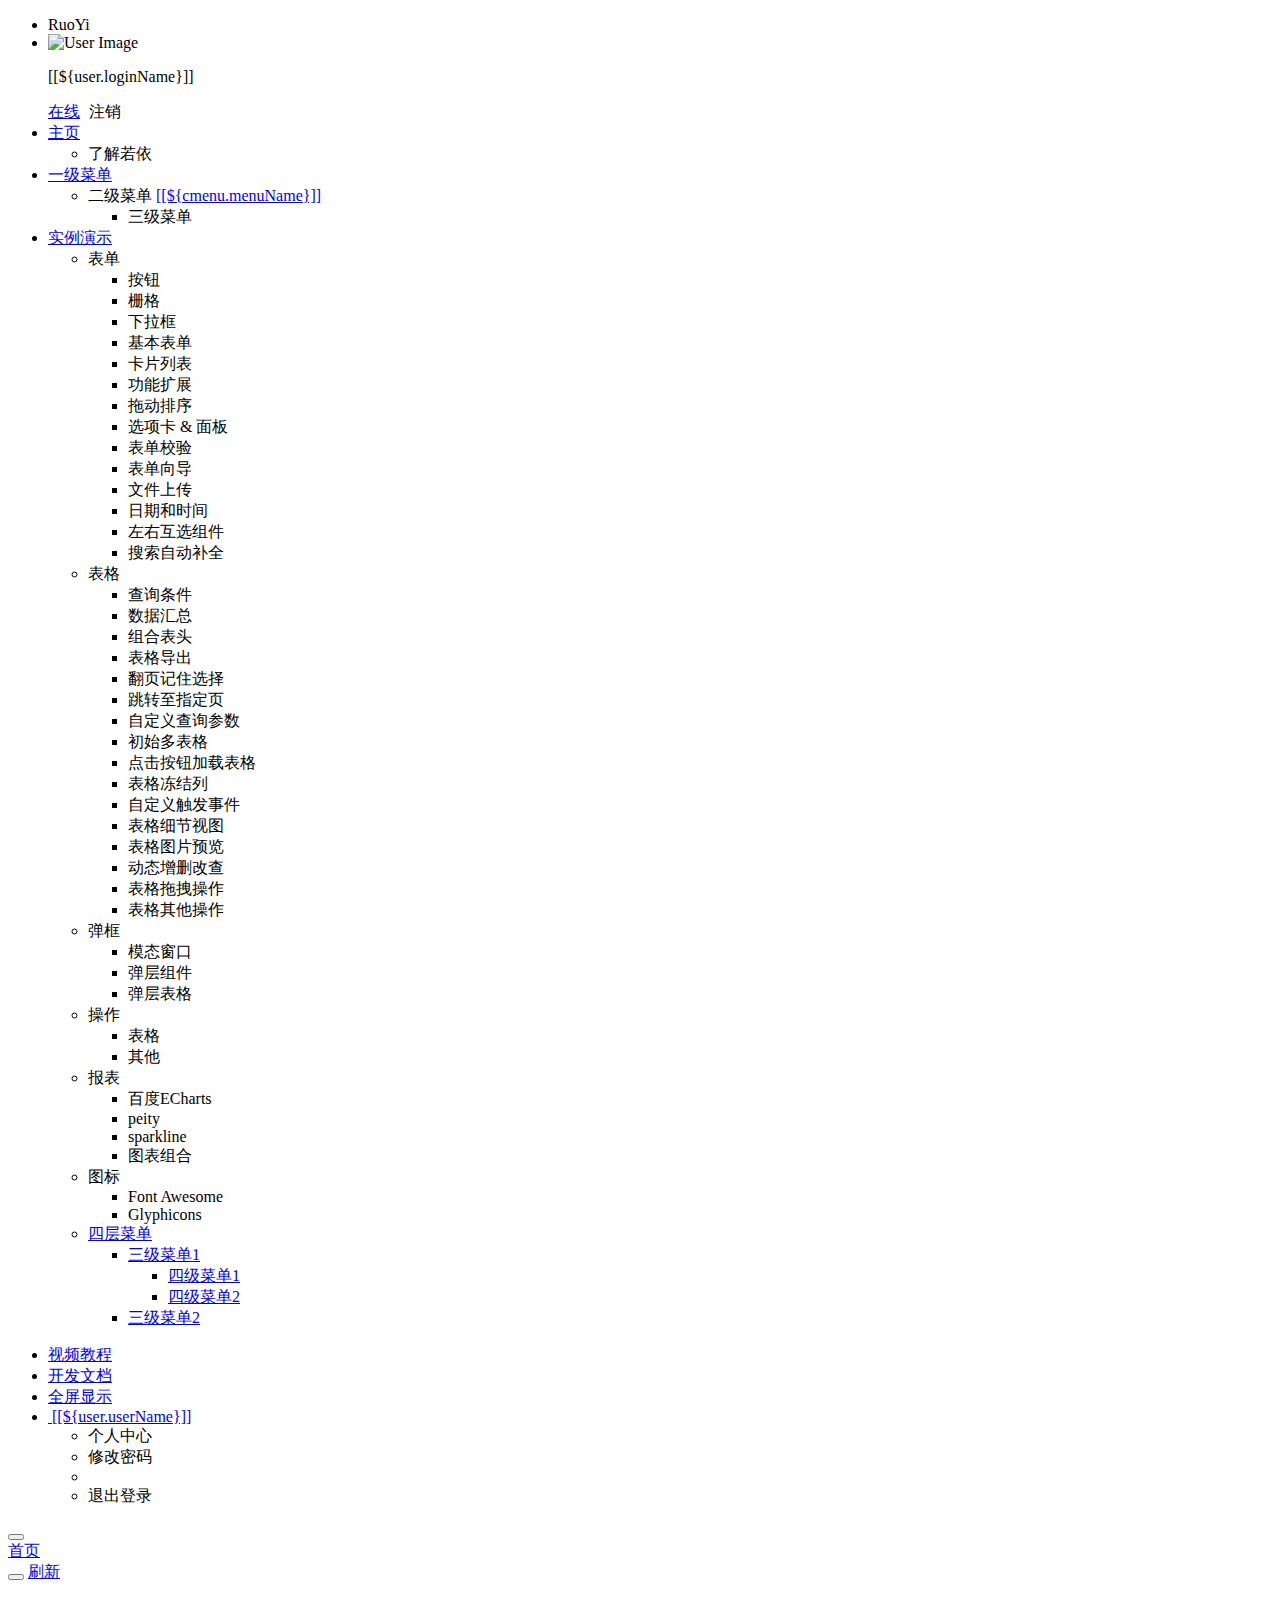
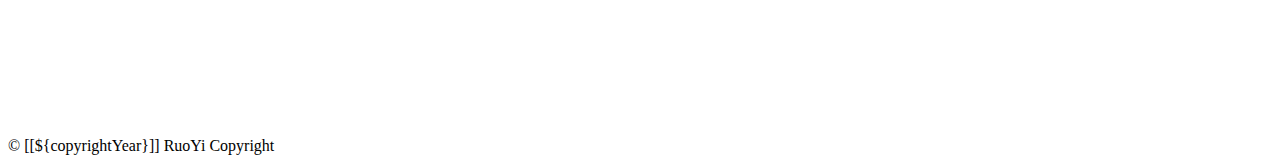
<file: src/main/resources/templates/index.html>
<!DOCTYPE html>
<html  lang="zh" xmlns:th="http://www.thymeleaf.org">
<head>
    <meta charset="utf-8">
    <meta name="viewport" content="width=device-width, initial-scale=1.0">
    <meta name="renderer" content="webkit">
    <title>若依系统首页</title>
    <!--[if lt IE 9]>
    <meta http-equiv="refresh" content="0;ie.html"/>
    <![endif]-->
    <link th:href="@{favicon.ico}" rel="stylesheet"/>
    <link th:href="@{/css/bootstrap.min.css}" rel="stylesheet"/>
    <link th:href="@{/css/jquery.contextMenu.min.css}" rel="stylesheet"/>
    <link th:href="@{/css/font-awesome.min.css}" rel="stylesheet"/>
    <link th:href="@{/css/animate.css}" rel="stylesheet"/>
    <link th:href="@{/css/style.css}" rel="stylesheet"/>
    <link th:href="@{/css/skins.css}" rel="stylesheet"/>
    <link th:href="@{/ruoyi/css/ry-ui.css?v=3.4.0}" rel="stylesheet"/>
</head>
<body class="fixed-sidebar full-height-layout gray-bg" style="overflow: hidden" th:classappend="${@config.getKey('sys.index.skinName')}">
<div id="wrapper">

    <!--左侧导航开始-->
    <nav class="navbar-default navbar-static-side" role="navigation">
        <div class="nav-close">
            <i class="fa fa-times-circle"></i>
        </div>
        <div class="sidebar-collapse">
            <ul class="nav" id="side-menu">
                <li class="logo">
				     <span class="logo-lg">RuoYi</span>
            	</li>
            	<li>
            		<div class="user-panel">
            			<a class="menuItem" title="个人中心" th:href="@{/system/user/profile}"> 
            				<div class="hide" th:text="个人中心"></div>
					        <div class="pull-left image">
		                    	<img th:src="(${user.avatar} == '') ? @{/img/profile.jpg} : @{${user.avatar}}" class="img-circle" alt="User Image">
					        </div>
				        </a>
				        <div class="pull-left info">
				          <p>[[${user.loginName}]]</p>
				          <a href="#"><i class="fa fa-circle text-success"></i> 在线</a>
				          <a th:href="@{logout}" style="padding-left:5px;"><i class="fa fa-sign-out text-danger"></i> 注销</a>
				        </div>
				    </div>
            	</li>
                 <li class="active">
                    <a href="index.html"><i class="fa fa-home"></i> <span class="nav-label">主页</span> <span class="fa arrow"></span></a>
                    <ul class="nav nav-second-level">
                        <li class="active"><a class="menuItem" th:href="@{/system/main}">了解若依</a></li>
                    </ul>
                </li>
                <li th:each="menu : ${menus}">
                	<a href="#">
                		<i class="fa fa-bar-chart-o" th:class="${menu.icon}"></i>
                    	<span class="nav-label" th:text="${menu.menuName}">一级菜单</span> 
                    	<span class="fa arrow"></span>
                	</a>
                   <ul class="nav nav-second-level collapse">
						<li th:each="cmenu : ${menu.children}">
							<a th:if="${#lists.isEmpty(cmenu.children)}" th:class="${cmenu.target == ''} ? |menuItem| : ${cmenu.target}" th:utext="${cmenu.menuName}" th:href="@{${cmenu.url}}">二级菜单</a>
							<a th:if="${not #lists.isEmpty(cmenu.children)}" href="#">[[${cmenu.menuName}]]<span class="fa arrow"></span></a>
							<ul th:if="${not #lists.isEmpty(cmenu.children)}" class="nav nav-third-level">
								<li th:each="emenu : ${cmenu.children}"><a th:class="${emenu.target == ''} ? |menuItem| : ${emenu.target}" th:text="${emenu.menuName}" th:href="@{${emenu.url}}">三级菜单</a></li>
							</ul>
						</li>
					</ul>
                </li>
                <li th:if="${demoEnabled}">
                    <a href="#"><i class="fa fa-desktop"></i><span class="nav-label">实例演示</span><span class="fa arrow"></span></a>
                    <ul class="nav nav-second-level collapse">
                        <li> <a>表单<span class="fa arrow"></span></a>
                            <ul class="nav nav-third-level">
								<li><a class="menuItem" th:href="@{/demo/form/button}">按钮</a></li>
								<li><a class="menuItem" th:href="@{/demo/form/grid}">栅格</a></li>
								<li><a class="menuItem" th:href="@{/demo/form/select}">下拉框</a></li>
								<li><a class="menuItem" th:href="@{/demo/form/basic}">基本表单</a></li>
								<li><a class="menuItem" th:href="@{/demo/form/cards}">卡片列表</a></li>
								<li><a class="menuItem" th:href="@{/demo/form/jasny}">功能扩展</a></li>
								<li><a class="menuItem" th:href="@{/demo/form/sortable}">拖动排序</a></li>
								<li><a class="menuItem" th:href="@{/demo/form/tabs_panels}">选项卡 & 面板</a></li>
								<li><a class="menuItem" th:href="@{/demo/form/validate}">表单校验</a></li>
								<li><a class="menuItem" th:href="@{/demo/form/wizard}">表单向导</a></li>
								<li><a class="menuItem" th:href="@{/demo/form/upload}">文件上传</a></li>
								<li><a class="menuItem" th:href="@{/demo/form/datetime}">日期和时间</a></li>
								<li><a class="menuItem" th:href="@{/demo/form/duallistbox}">左右互选组件</a></li>
								<li><a class="menuItem" th:href="@{/demo/form/autocomplete}">搜索自动补全</a></li>
							</ul>
                        </li>
                        <li> <a>表格<span class="fa arrow"></span></a>
                            <ul class="nav nav-third-level">
								<li><a class="menuItem" th:href="@{/demo/table/search}">查询条件</a></li>
								<li><a class="menuItem" th:href="@{/demo/table/footer}">数据汇总</a></li>
								<li><a class="menuItem" th:href="@{/demo/table/groupHeader}">组合表头</a></li>
								<li><a class="menuItem" th:href="@{/demo/table/export}">表格导出</a></li>
								<li><a class="menuItem" th:href="@{/demo/table/remember}">翻页记住选择</a></li>
								<li><a class="menuItem" th:href="@{/demo/table/pageGo}">跳转至指定页</a></li>
								<li><a class="menuItem" th:href="@{/demo/table/params}">自定义查询参数</a></li>
								<li><a class="menuItem" th:href="@{/demo/table/multi}">初始多表格</a></li>
								<li><a class="menuItem" th:href="@{/demo/table/button}">点击按钮加载表格</a></li>
								<li><a class="menuItem" th:href="@{/demo/table/fixedColumns}">表格冻结列</a></li>
								<li><a class="menuItem" th:href="@{/demo/table/event}">自定义触发事件</a></li>
								<li><a class="menuItem" th:href="@{/demo/table/detail}">表格细节视图</a></li>
								<li><a class="menuItem" th:href="@{/demo/table/image}">表格图片预览</a></li>
								<li><a class="menuItem" th:href="@{/demo/table/curd}">动态增删改查</a></li>
								<li><a class="menuItem" th:href="@{/demo/table/reorder}">表格拖拽操作</a></li>
								<li><a class="menuItem" th:href="@{/demo/table/other}">表格其他操作</a></li>
							</ul>
                        </li>
                        <li> <a>弹框<span class="fa arrow"></span></a>
                            <ul class="nav nav-third-level">
								<li><a class="menuItem" th:href="@{/demo/modal/dialog}">模态窗口</a></li>
								<li><a class="menuItem" th:href="@{/demo/modal/layer}">弹层组件</a></li>
								<li><a class="menuItem" th:href="@{/demo/modal/table}">弹层表格</a></li>
							</ul>
                        </li>
                        <li> <a>操作<span class="fa arrow"></span></a>
                            <ul class="nav nav-third-level">
								<li><a class="menuItem" th:href="@{/demo/operate/table}">表格</a></li>
								<li><a class="menuItem" th:href="@{/demo/operate/other}">其他</a></li>
							</ul>
                        </li>
                        <li> <a>报表<span class="fa arrow"></span></a>
                            <ul class="nav nav-third-level">
								<li><a class="menuItem" th:href="@{/demo/report/echarts}">百度ECharts</a></li>
								<li><a class="menuItem" th:href="@{/demo/report/peity}">peity</a></li>
								<li><a class="menuItem" th:href="@{/demo/report/sparkline}">sparkline</a></li>
								<li><a class="menuItem" th:href="@{/demo/report/metrics}">图表组合</a></li>
							</ul>
                        </li>
                        <li> <a>图标<span class="fa arrow"></span></a>
                            <ul class="nav nav-third-level">
								<li><a class="menuItem" th:href="@{/demo/icon/fontawesome}">Font Awesome</a></li>
								<li><a class="menuItem" th:href="@{/demo/icon/glyphicons}">Glyphicons</a></li>
							</ul>
                        </li>
                        <li>
	                        <a href="#"><i class="fa fa-sitemap"></i> <span class="nav-label">四层菜单 </span><span class="fa arrow"></span></a>
	                        <ul class="nav nav-second-level collapse">
	                            <li>
	                                <a href="#" id="damian">三级菜单1<span class="fa arrow"></span></a>
	                                <ul class="nav nav-third-level">
	                                    <li>
	                                        <a href="#">四级菜单1</a>
	                                    </li>
	                                    <li>
	                                        <a href="#">四级菜单2</a>
	                                    </li>
	                                </ul>
	                            </li>
	                            <li><a href="#">三级菜单2</a></li>
	                        </ul>
	                    </li>
                    </ul>
                </li>
            </ul>
        </div>
    </nav>
    <!--左侧导航结束-->
    
    <!--右侧部分开始-->
    <div id="page-wrapper" class="gray-bg dashbard-1">
        <div class="row border-bottom">
            <nav class="navbar navbar-static-top" role="navigation" style="margin-bottom: 0">
                <div class="navbar-header">
                    <a class="navbar-minimalize minimalize-styl-2" style="color:#FFF;" href="#" title="收起菜单">
                    	<i class="fa fa-bars"></i>
                    </a>
                </div>
                <ul class="nav navbar-top-links navbar-right welcome-message">
				    <li><a title="视频教程" href="http://doc.ruoyi.vip/#/standard/spjc" target="_blank"><i class="fa fa-video-camera"></i> 视频教程</a></li>
                    <li><a title="开发文档" href="http://doc.ruoyi.vip" target="_blank"><i class="fa fa-question-circle"></i> 开发文档</a></li>
	                <li><a title="全屏显示" href="javascript:void(0)" id="fullScreen"><i class="fa fa-arrows-alt"></i> 全屏显示</a></li>
                    <li class="dropdown user-menu">
						<a href="javascript:void(0)" class="dropdown-toggle" data-hover="dropdown">
							<img th:src="(${user.avatar} == '') ? @{/img/profile.jpg} : @{${user.avatar}}" class="user-image">
							<span class="hidden-xs">[[${user.userName}]]</span>
						</a>
						<ul class="dropdown-menu">
							<li class="mt5">
								<a th:href="@{/system/user/profile}" class="menuItem">
								<i class="fa fa-user"></i> 个人中心</a>
							</li>
							<li>
								<a onclick="resetPwd()" class="menuItem">
								<i class="fa fa-key"></i> 修改密码</a>
							</li>
							<li class="divider"></li>
							<li>
								<a th:href="@{logout}">
								<i class="fa fa-sign-out"></i> 退出登录</a>
							</li>
						</ul>
					</li>
                </ul>
            </nav>
        </div>
        <div class="row content-tabs">
            <button class="roll-nav roll-left tabLeft">
                <i class="fa fa-backward"></i>
            </button>
            <nav class="page-tabs menuTabs">
                <div class="page-tabs-content">
                    <a href="javascript:;" class="active menuTab" data-id="/system/main">首页</a>
                </div>
            </nav>
            <button class="roll-nav roll-right tabRight">
                <i class="fa fa-forward"></i>
            </button>
            <a href="#" class="roll-nav roll-right tabReload"><i class="fa fa-refresh"></i> 刷新</a>
        </div>
        
        <a id="ax_close_max" class="ax_close_max" href="#" title="关闭全屏"> <i class="fa fa-times-circle-o"></i> </a>
                    
        <div class="row mainContent" id="content-main">
            <iframe class="RuoYi_iframe" name="iframe0" width="100%" height="100%" data-id="/system/main"
                    th:src="@{/system/main}" frameborder="0" seamless></iframe>
        </div>
        <div class="footer">
            <div class="pull-right">© [[${copyrightYear}]] RuoYi Copyright </div>
        </div>
    </div>
    <!--右侧部分结束-->
</div>
<!-- 全局js -->
<script th:src="@{/js/jquery.min.js}"></script>
<script th:src="@{/js/bootstrap.min.js}"></script>
<script th:src="@{/js/plugins/metisMenu/jquery.metisMenu.js}"></script>
<script th:src="@{/js/plugins/slimscroll/jquery.slimscroll.min.js}"></script>
<script th:src="@{/js/jquery.contextMenu.min.js}"></script>
<script th:src="@{/ajax/libs/blockUI/jquery.blockUI.js}"></script>
<script th:src="@{/ajax/libs/layer/layer.min.js}"></script>
<script th:src="@{/ruoyi/js/ry-ui.js?v=3.4.0}"></script>
<script th:src="@{/ruoyi/index.js}"></script>
<script th:src="@{/ajax/libs/fullscreen/jquery.fullscreen.js}"></script>
<script th:inline="javascript"> 
var ctx = [[@{/}]];
/*用户管理-重置密码*/
function resetPwd() {
    var url = ctx + 'system/user/profile/resetPwd';
    $.modal.open("重置密码", url, '800', '500');
}
</script>
</body>
</html>
</file>
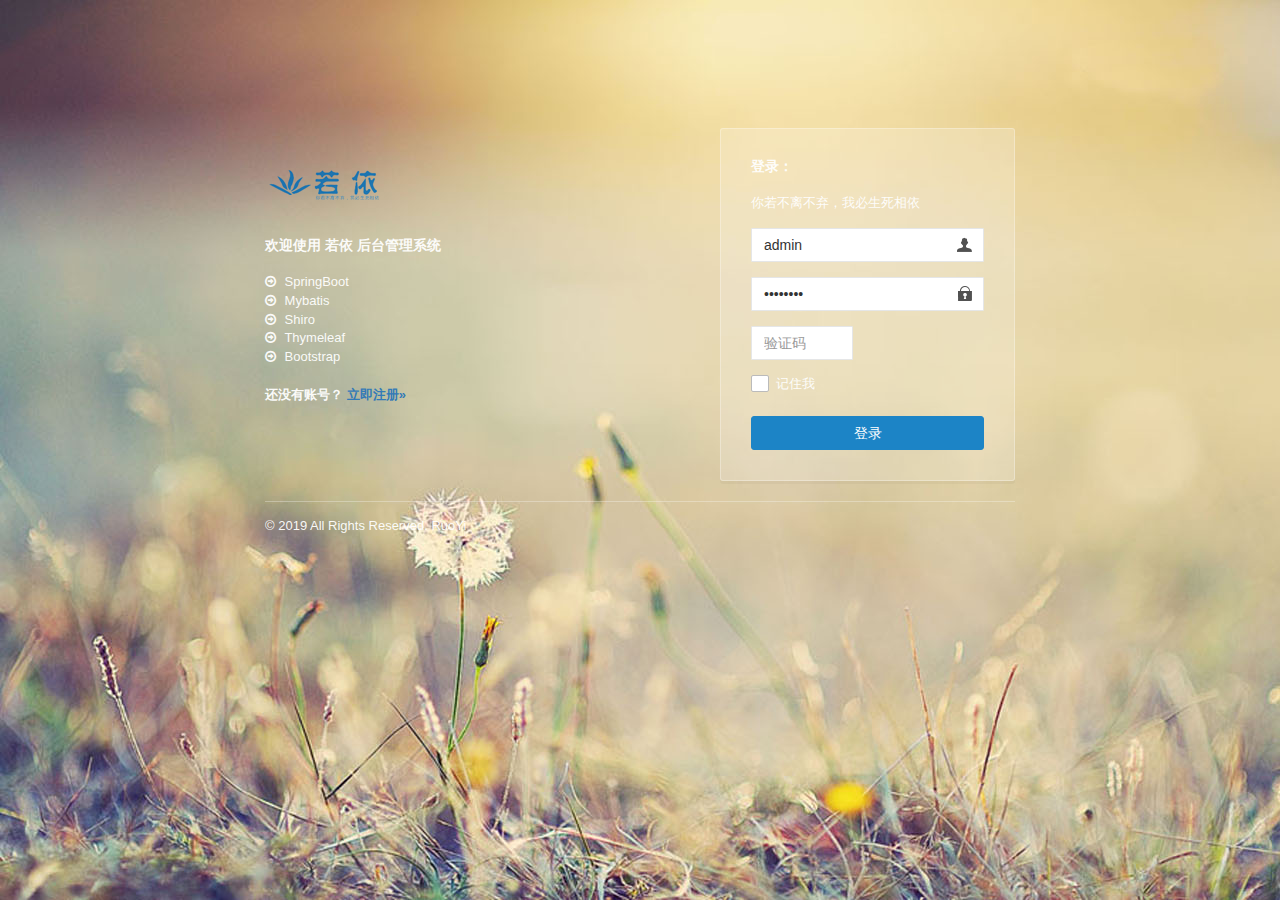
<file: src/main/resources/templates/login.html>
<!DOCTYPE html>
<html  lang="zh" xmlns:th="http://www.thymeleaf.org">
<head>
    <meta charset="utf-8">
    <meta name="viewport" content="width=device-width, initial-scale=1.0, maximum-scale=1.0">
    
    <title>登录若依系统</title>
    <meta name="description" content="若依后台管理框架">
    <link href="../static/css/bootstrap.min.css" th:href="@{/css/bootstrap.min.css}" rel="stylesheet"/>
    <link href="../static/css/font-awesome.min.css" th:href="@{/css/font-awesome.min.css}" rel="stylesheet"/>
    <link href="../static/css/style.css" th:href="@{/css/style.css}" rel="stylesheet"/>
    <link href="../static/css/login.min.css" th:href="@{/css/login.min.css}" rel="stylesheet"/>
    <link href="../static/ruoyi/css/ry-ui.css" th:href="@{/ruoyi/css/ry-ui.css?v=3.4.0}" rel="stylesheet"/>
    <!--[if lt IE 9]>
    <meta http-equiv="refresh" content="0;ie.html" />
    <![endif]-->
    <link rel="shortcut icon" href="../static/favicon.ico" th:href="@{favicon.ico}"/>
    <style type="text/css">label.error { position:inherit;  }</style>
    <script>
        if(window.top!==window.self){window.top.location=window.location};
    </script>
</head>

<body class="signin">

    <div class="signinpanel">
        <div class="row">
            <div class="col-sm-7">
                <div class="signin-info">
                    <div class="logopanel m-b">
                        <h1><img alt="[ 若依 ]" src="../static/ruoyi.png" th:src="@{/ruoyi.png}"></h1>
                    </div>
                    <div class="m-b"></div>
                    <h4>欢迎使用 <strong>若依 后台管理系统</strong></h4>
                    <ul class="m-b">
                        <li><i class="fa fa-arrow-circle-o-right m-r-xs"></i> SpringBoot</li>
                        <li><i class="fa fa-arrow-circle-o-right m-r-xs"></i> Mybatis</li>
                        <li><i class="fa fa-arrow-circle-o-right m-r-xs"></i> Shiro</li>
                        <li><i class="fa fa-arrow-circle-o-right m-r-xs"></i> Thymeleaf</li>
                        <li><i class="fa fa-arrow-circle-o-right m-r-xs"></i> Bootstrap</li>
                    </ul>
                    <strong>还没有账号？ <a href="#">立即注册&raquo;</a></strong>
                </div>
            </div>
            <div class="col-sm-5">
                <form id="signupForm">
                    <h4 class="no-margins">登录：</h4>
                    <p class="m-t-md">你若不离不弃，我必生死相依</p>
                    <input type="text"     name="username" class="form-control uname"     placeholder="用户名" value="admin"    />
                    <input type="password" name="password" class="form-control pword"     placeholder="密码"   value="admin123" />
					<div class="row m-t" th:if="${captchaEnabled==true}">
						<div class="col-xs-6">
						    <input type="text" name="validateCode" class="form-control code" placeholder="验证码" maxlength="5" autocomplete="off">
						</div>
						<div class="col-xs-6">
							<a href="javascript:void(0);" title="点击更换验证码">
								<img th:src="@{captcha/captchaImage(type=${captchaType})}" class="imgcode" width="85%"/>
							</a>
						</div>
					</div>
                    <div class="checkbox-custom" th:classappend="${captchaEnabled==false} ? 'm-t'">
				        <input type="checkbox" id="rememberme" name="rememberme"> <label for="rememberme">记住我</label>
				    </div>
                    <button class="btn btn-success btn-block" id="btnSubmit" data-loading="正在验证登录，请稍后...">登录</button>
                </form>
            </div>
        </div>
        <div class="signup-footer">
            <div class="pull-left">
                &copy; 2019 All Rights Reserved. RuoYi <br>
            </div>
        </div>
    </div>
<script th:inline="javascript"> var ctx = [[@{/}]]; var captchaType = [[${captchaType}]]; </script>
<!-- 全局js -->
<script src="../static/js/jquery.min.js" th:src="@{/js/jquery.min.js}"></script>
<script src="../static/js/bootstrap.min.js" th:src="@{/js/bootstrap.min.js}"></script>
<!-- 验证插件 -->
<script src="../static/ajax/libs/validate/jquery.validate.min.js" th:src="@{/ajax/libs/validate/jquery.validate.min.js}"></script>
<script src="../static/ajax/libs/validate/messages_zh.min.js" th:src="@{/ajax/libs/validate/messages_zh.min.js}"></script>
<script src="../static/ajax/libs/layer/layer.min.js" th:src="@{/ajax/libs/layer/layer.min.js}"></script>
<script src="../static/ajax/libs/blockUI/jquery.blockUI.js" th:src="@{/ajax/libs/blockUI/jquery.blockUI.js}"></script>
<script src="../static/ruoyi/js/ry-ui.js" th:src="@{/ruoyi/js/ry-ui.js?v=3.4.0}"></script>
<script src="../static/ruoyi/login.js" th:src="@{/ruoyi/login.js}"></script>
</body>
</html>
</file>
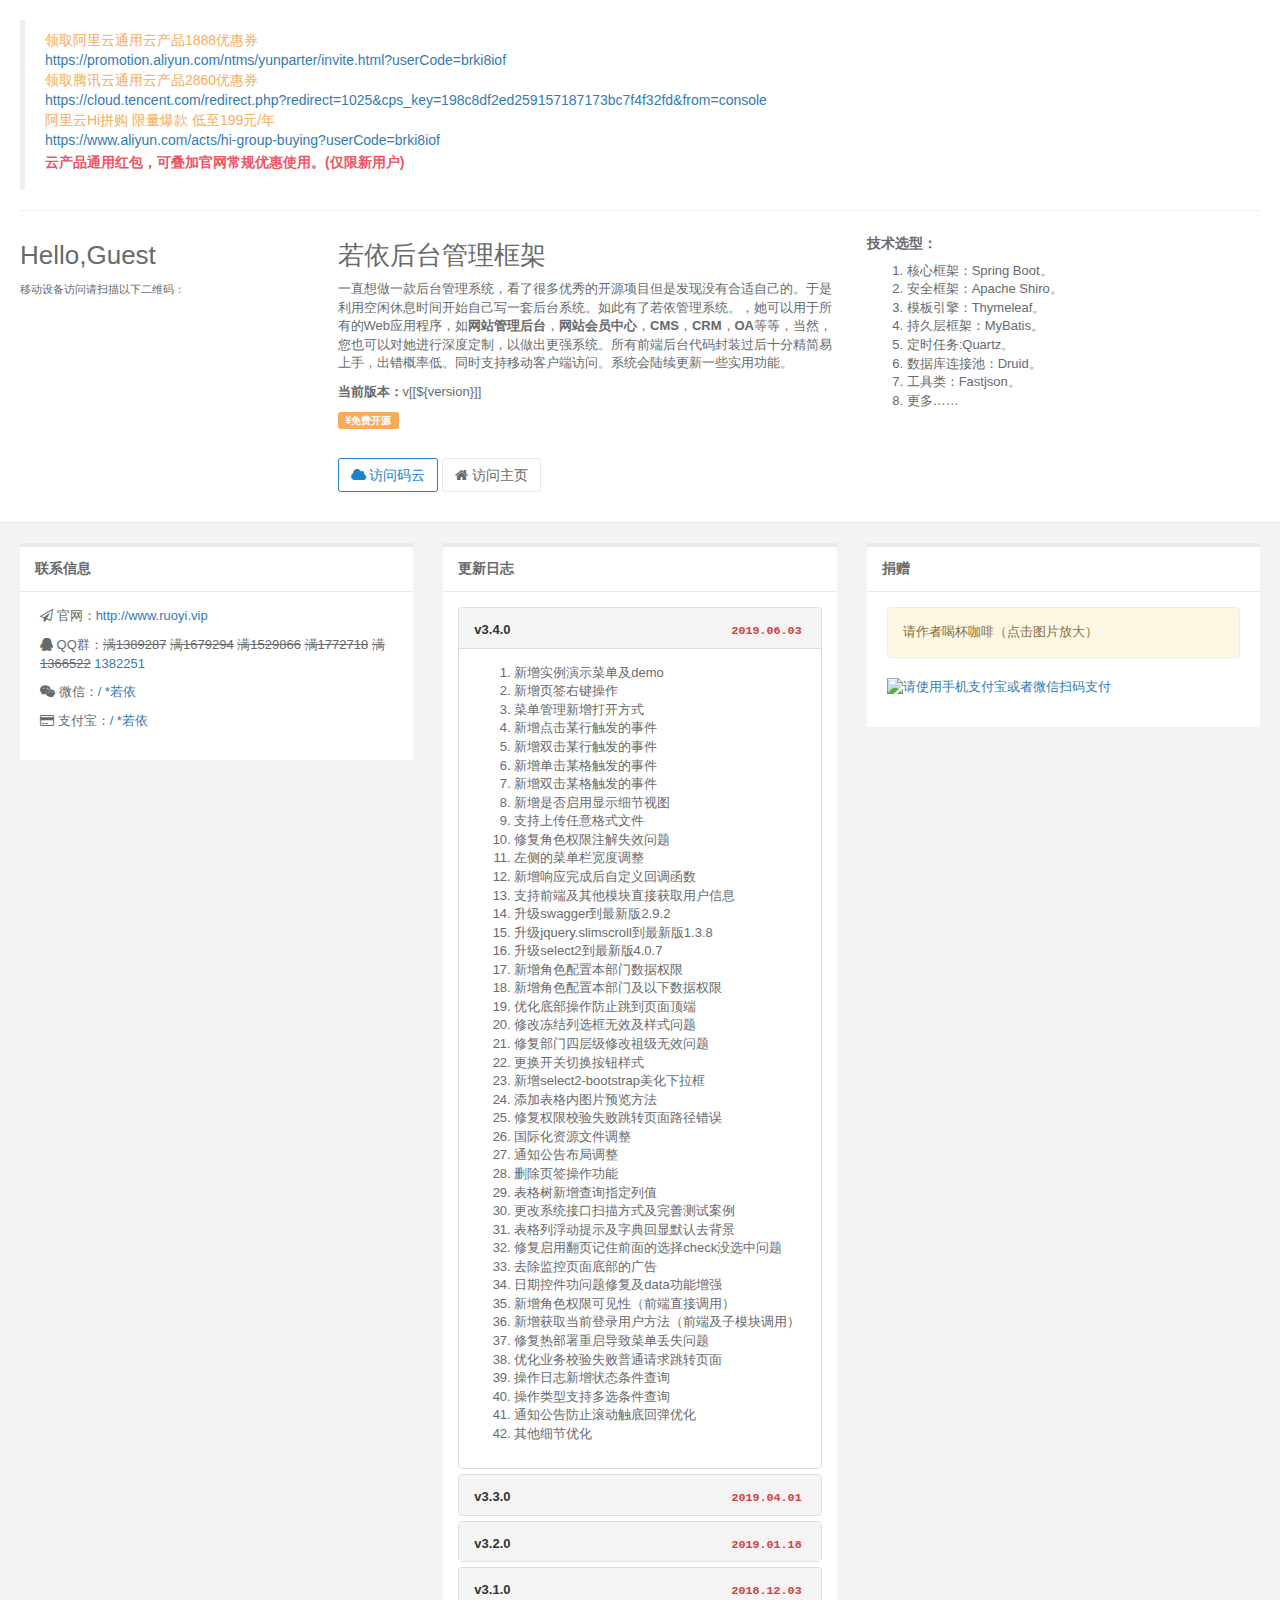
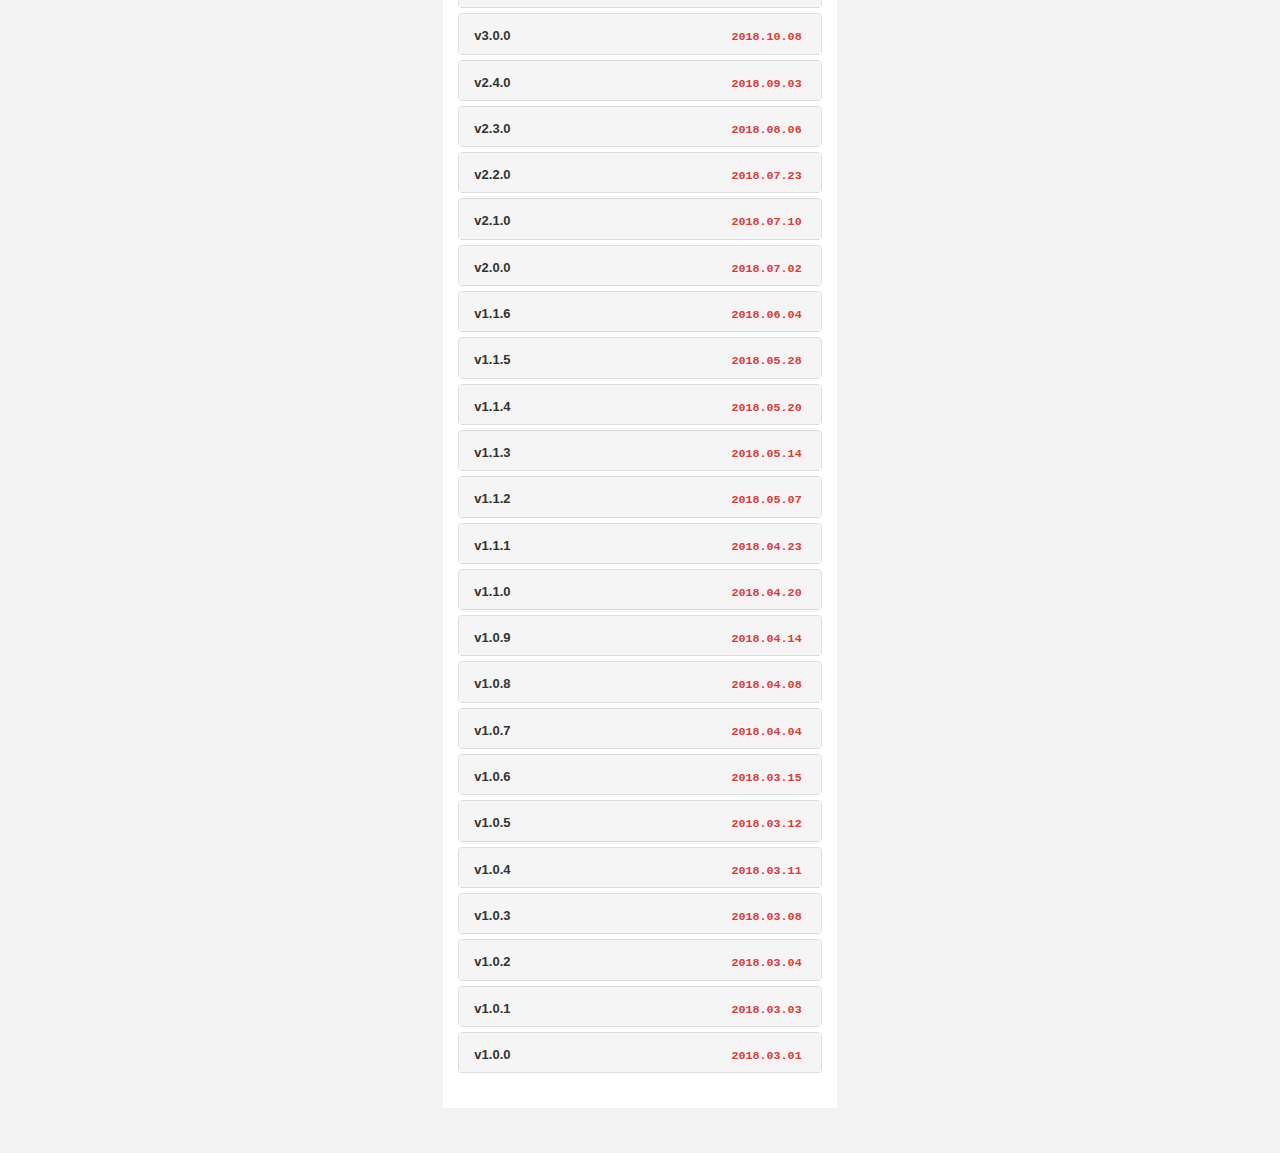
<file: src/main/resources/templates/main.html>
<!DOCTYPE html>
<html  lang="zh" xmlns:th="http://www.thymeleaf.org">
<head>
    <meta charset="utf-8">
    <meta name="viewport" content="width=device-width, initial-scale=1.0">
    <!--360浏览器优先以webkit内核解析-->
    <title>若依介绍</title>
    <link rel="shortcut icon" href="favicon.ico">
    <link href="../static/css/bootstrap.min.css" th:href="@{/css/bootstrap.min.css}" rel="stylesheet"/>
    <link href="../static/css/font-awesome.min.css" th:href="@{/css/font-awesome.min.css}" rel="stylesheet"/>
    <link href="../static/css/main/animate.min.css" th:href="@{/css/main/animate.min.css}" rel="stylesheet"/>
    <link href="../static/css/main/style.min862f.css" th:href="@{/css/main/style.min862f.css}" rel="stylesheet"/>
</head>

<body class="gray-bg">
    <div class="row  border-bottom white-bg dashboard-header">
        <div class="col-sm-12">
            <blockquote class="text-warning" style="font-size:14px">
                                           领取阿里云通用云产品1888优惠券
                <br><a target="_blank" href="https://promotion.aliyun.com/ntms/yunparter/invite.html?userCode=brki8iof">https://promotion.aliyun.com/ntms/yunparter/invite.html?userCode=brki8iof</a><br>
                                           领取腾讯云通用云产品2860优惠券
                <br><a target="_blank" href="https://cloud.tencent.com/redirect.php?redirect=1025&cps_key=198c8df2ed259157187173bc7f4f32fd&from=console">https://cloud.tencent.com/redirect.php?redirect=1025&cps_key=198c8df2ed259157187173bc7f4f32fd&from=console</a><br>
                                           阿里云Hi拼购 限量爆款 低至199元/年
                <br><a target="_blank" href="https://www.aliyun.com/acts/hi-group-buying?userCode=brki8iof">https://www.aliyun.com/acts/hi-group-buying?userCode=brki8iof</a>
                <h4 class="text-danger">云产品通用红包，可叠加官网常规优惠使用。(仅限新用户)</h4>
            </blockquote>

            <hr>
        </div>
        <div class="col-sm-3">
            <h2>Hello,Guest</h2>
            <small>移动设备访问请扫描以下二维码：</small>
            <br>
            <br>
            <img th:src="@{/img/qr_code.png}" width="100%" style="max-width:264px;">
            <br>
        </div>
        <div class="col-sm-5">
            <h2>若依后台管理框架</h2>
            <p>一直想做一款后台管理系统，看了很多优秀的开源项目但是发现没有合适自己的。于是利用空闲休息时间开始自己写一套后台系统。如此有了若依管理系统。，她可以用于所有的Web应用程序，如<b>网站管理后台</b>，<b>网站会员中心</b>，<b>CMS</b>，<b>CRM</b>，<b>OA</b>等等，当然，您也可以对她进行深度定制，以做出更强系统。所有前端后台代码封装过后十分精简易上手，出错概率低。同时支持移动客户端访问。系统会陆续更新一些实用功能。</p>
            <p>
                <b>当前版本：</b><span>v[[${version}]]</span>
            </p>
            <p>
                <span class="label label-warning">&yen;免费开源</span>
            </p>
            <br>
            <p>
                <a class="btn btn-success btn-outline" href="https://gitee.com/y_project/RuoYi" target="_blank">
                    <i class="fa fa-cloud"> </i> 访问码云
                </a>
                <a class="btn btn-white btn-bitbucket" href="http://ruoyi.vip" target="_blank">
                    <i class="fa fa-home"></i> 访问主页
                </a>
            </p>
        </div>
        <div class="col-sm-4">
            <h4>技术选型：</h4>
            <ol>
                <li>核心框架：Spring Boot。</li>
                <li>安全框架：Apache Shiro。</li>
                <li>模板引擎：Thymeleaf。</li>
                <li>持久层框架：MyBatis。</li>
				<li>定时任务:Quartz。</li>
                <li>数据库连接池：Druid。</li>
                <li>工具类：Fastjson。</li>
                <li>更多……</li>
            </ol>
        </div>

    </div>
    <div class="wrapper wrapper-content">
        <div class="row">
            <div class="col-sm-4">

                <div class="ibox float-e-margins">
                    <div class="ibox-title">
                        <h5>联系信息</h5>

                    </div>
                    <div class="ibox-content">
                        <p><i class="fa fa-send-o"></i> 官网：<a href="http://www.ruoyi.vip" target="_blank">http://www.ruoyi.vip</a>
                        </p>
                        <p><i class="fa fa-qq"></i> QQ群：<s>满1389287</s> <s>满1679294</s> <s>满1529866</s> <s>满1772718</s> <s>满1366522</s> <a href="https://jq.qq.com/?_wv=1027&k=5Ofd4Pb" target="_blank">1382251</a>
                        </p>
                        <p><i class="fa fa-weixin"></i> 微信：<a href="javascript:;">/ *若依</a>
                        </p>
                        <p><i class="fa fa-credit-card"></i> 支付宝：<a href="javascript:;" class="支付宝信息">/ *若依</a>
                        </p>
                    </div>
                </div>
            </div>
            <div class="col-sm-4">
                <div class="ibox float-e-margins">
                    <div class="ibox-title">
                        <h5>更新日志</h5>
                    </div>
                    <div class="ibox-content no-padding">
                        <div class="panel-body">
                            <div class="panel-group" id="version">
                            <div class="panel panel-default">
								<div class="panel-heading">
								   <h5 class="panel-title">
									   <a data-toggle="collapse" data-parent="#version" href="#v34">v3.4.0</a><code class="pull-right">2019.06.03</code>
								   </h5>
								</div>
								<div id="v34" class="panel-collapse collapse in">
									<div class="panel-body">
									   <ol>
									        <li>新增实例演示菜单及demo</li>
											<li>新增页签右键操作</li>
											<li>菜单管理新增打开方式</li>
											<li>新增点击某行触发的事件</li>
											<li>新增双击某行触发的事件</li>
											<li>新增单击某格触发的事件</li>
											<li>新增双击某格触发的事件</li>
											<li>新增是否启用显示细节视图</li>
											<li>支持上传任意格式文件</li>
											<li>修复角色权限注解失效问题</li>
											<li>左侧的菜单栏宽度调整</li>
											<li>新增响应完成后自定义回调函数</li>
											<li>支持前端及其他模块直接获取用户信息</li>
											<li>升级swagger到最新版2.9.2</li>
											<li>升级jquery.slimscroll到最新版1.3.8</li>
											<li>升级select2到最新版4.0.7</li>
											<li>新增角色配置本部门数据权限</li>
											<li>新增角色配置本部门及以下数据权限</li>
											<li>优化底部操作防止跳到页面顶端</li>
											<li>修改冻结列选框无效及样式问题</li>
											<li>修复部门四层级修改祖级无效问题</li>
											<li>更换开关切换按钮样式</li>
											<li>新增select2-bootstrap美化下拉框</li>
											<li>添加表格内图片预览方法</li>
											<li>修复权限校验失败跳转页面路径错误</li>
											<li>国际化资源文件调整</li>
											<li>通知公告布局调整</li>
											<li>删除页签操作功能</li>
											<li>表格树新增查询指定列值</li>
											<li>更改系统接口扫描方式及完善测试案例</li>
											<li>表格列浮动提示及字典回显默认去背景</li>
											<li>修复启用翻页记住前面的选择check没选中问题</li>
											<li>去除监控页面底部的广告</li>
											<li>日期控件功问题修复及data功能增强</li>
											<li>新增角色权限可见性（前端直接调用）</li>
											<li>新增获取当前登录用户方法（前端及子模块调用）</li>
											<li>修复热部署重启导致菜单丢失问题</li>
											<li>优化业务校验失败普通请求跳转页面</li>
											<li>操作日志新增状态条件查询</li>
											<li>操作类型支持多选条件查询</li>
											<li>通知公告防止滚动触底回弹优化</li>
											<li>其他细节优化</li>
										</ol>
									</div>
								</div>
							 </div>
                             <div class="panel panel-default">
								<div class="panel-heading">
								   <h5 class="panel-title">
									   <a data-toggle="collapse" data-parent="#version" href="#v33">v3.3.0</a><code class="pull-right">2019.04.01</code>
								   </h5>
								</div>
								<div id="v33" class="panel-collapse collapse">
									<div class="panel-body">
									   <ol>
											<li>新增线程池统一管理</li>
											<li>新增支持左右冻结列</li>
											<li>新增表格字符超长浮动提示</li>
											<li>升级datepicker拓展并汉化</li>
											<li>升级druid到最新版本v1.1.14</li>
											<li>修复个人头像为图片服务器跨域问题</li>
											<li>修改上传文件按日期存储</li>
											<li>新增表格客户端分页选项</li>
											<li>新增表格的高度参数</li>
											<li>新增表格销毁方法</li>
											<li>新增表格下拉按钮切换方法</li>
											<li>新增表格分页跳转到指定页码</li>
											<li>新增表格启用点击选中行参数</li>
											<li>修复表格数据重新加载未触发部分按钮禁用</li>
											<li>使用jsonview展示操作日志参数</li>
											<li>新增方法（addTab、editTab）</li>
											<li>修改用户管理界面为Tab打开方式</li>
											<li>表单验证代码优化</li>
											<li>修复@Excel注解 prompt 属性使用报错</li>
											<li>修复combo属性Excel兼容性问题</li>
											<li>新增@Excel导入导出支持父类字段</li>
											<li>修复关闭最后选项卡无法激活滚动问题</li>
											<li>增加日期控件显示类型及回显格式扩展选项</li>
											<li>修复定时任务执行失败后入库状态为成功状态</li>
											<li>支持定时任务并发开关控制</li>
											<li>优化权限校验失败普通请求跳转页面</li>
											<li>捕获线程池执行任务抛出的异常</li>
											<li>修复IE浏览器导出功能报错</li>
											<li>新增角色管理分配用户功能</li>
											<li>新增表格翻页记住前面的选择</li>
											<li>调整用户个人中心页面</li>
											<li>修复界面存在的一些安全问题</li>
											<li>其他细节优化</li>
										</ol>
									</div>
								</div>
							</div>
                            <div class="panel panel-default">
								<div class="panel-heading">
								   <h5 class="panel-title">
									   <a data-toggle="collapse" data-parent="#version" href="#v32">v3.2.0</a><code class="pull-right">2019.01.18</code>
								   </h5>
								</div>
								<div id="v32" class="panel-collapse collapse">
									<div class="panel-body">
									   <ol>
											<li>部门修改时不允许选择最后节点</li>
											<li>修复部门菜单排序字段无效</li>
											<li>修复光驱磁盘导致服务监控异常</li>
											<li>登录界面去除check插件</li>
											<li>验证码文本字符间距修正</li>
											<li>升级SpringBoot到最新版本2.1.1</li>
											<li>升级MYSQL驱动</li>
											<li>修正登录必填项位置偏移</li>
											<li>Session会话检查优化</li>
											<li>Excel注解支持多级获取</li>
											<li>新增序列号生成方法</li>
											<li>修复WAR部署tomcat退出线程异常</li>
											<li>全屏操作增加默认确认/关闭</li>
											<li>修复个人信息可能导致漏洞</li>
											<li>字典数据根据下拉选择新增类型</li>
											<li>升级Summernote到最新版本v0.8.11</li>
											<li>新增用户数据导入</li>
											<li>首页主题样式更换</li>
											<li>layer扩展主题更换</li>
											<li>用户管理移动端默认隐藏左侧布局</li>
											<li>详细信息弹出层显示在顶层</li>
											<li>表格支持切换状态（用户/角色/定时任务）</li>
											<li>Druid数据源支持配置继承</li>
											<li>修正部分iPhone手机端表格适配问题</li>
											<li>新增防止重复提交表单方法</li>
											<li>新增表格数据统计汇总方法</li>
											<li>支持富文本上传图片文件</li>
										</ol>
									</div>
								</div>
							</div>
                            <div class="panel panel-default">
								<div class="panel-heading">
								   <h5 class="panel-title">
									   <a data-toggle="collapse" data-parent="#version" href="#v31">v3.1.0</a><code class="pull-right">2018.12.03</code>
								   </h5>
								</div>
								<div id="v31" class="panel-collapse collapse">
									<div class="panel-body">
									   <ol>
											<li>新增内网不获取IP地址</li>
											<li>新增cron表达式有效校验</li>
											<li>定时任务新增详细信息</li>
											<li>定时任务默认策略修改（不触发立即执行）</li>
											<li>定时任务显示下一个执行周期</li>
											<li>支持前端任意日期格式处理</li>
											<li>上传头像删除多余提交按钮</li>
											<li>表格增加行间隔色配置项</li>
											<li>表格增加转义HTML字符串配置项</li>
											<li>表格增加显示/隐藏指定列</li>
											<li>代码生成优化</li>
											<li>操作日志参数格式化显示</li>
											<li>页签新增新增全屏显示</li>
											<li>新增一键打包部署</li>
											<li>Excel注解新增多个参数</li>
											<li>新增提交静默更新表格方法</li>
											<li>新增服务监控菜单</li>
										</ol>
									</div>
								</div>
							</div>
							<div class="panel panel-default">
								<div class="panel-heading">
								   <h5 class="panel-title">
									   <a data-toggle="collapse" data-parent="#version" href="#v30">v3.0.0</a><code class="pull-right">2018.10.08</code>
								   </h5>
								</div>
								<div id="v30" class="panel-collapse collapse">
									<div class="panel-body">
									   <ol>
											<li>升级poi到最新版3.17</li>
											<li>导出修改临时目录绝对路径</li>
											<li>升级laydate到最新版5.0.9</li>
											<li>升级SpringBoot到最新版本2.0.5</li>
											<li>优化开始/结束时间校验限制</li>
											<li>重置密码参数表中获取默认值</li>
											<li>修复头像修改显示问题</li>
											<li>新增数据权限过滤注解</li>
											<li>新增表格检索折叠按钮</li>
											<li>新增清空（登录、操作、调度）日志</li>
											<li>固定按钮位置（提交/关闭）</li>
											<li>部门/菜单支持（展开/折叠）</li>
											<li>部分细节调整优化</li>
											<li>项目采用分模块</li>
										</ol>
									</div>
								</div>
							</div>
							<div class="panel panel-default">
								<div class="panel-heading">
								   <h5 class="panel-title">
									   <a data-toggle="collapse" data-parent="#version" href="#v24">v2.4.0</a><code class="pull-right">2018.09.03</code>
								   </h5>
								</div>
								<div id="v24" class="panel-collapse collapse">
									<div class="panel-body">
									   <ol>
											<li>支持部门多级查询</li>
											<li>修复菜单状态查询无效</li>
											<li>支持IP地址开关</li>
											<li>支持XSS开关</li>
											<li>记录日志异步处理</li>
											<li>字典回显样式更改为下拉框</li>
											<li>菜单类型必填校验</li>
											<li>修复在线用户排序报错</li>
											<li>增加重置按钮</li>
											<li>支持注解导入数据</li>
											<li>支持弹层外区域关闭</li>
											<li>备注更换为文本区域</li>
											<li>新增角色逻辑删除</li>
											<li>新增部门逻辑删除</li>
											<li>支持部门数据权限</li>
											<li>管理员默认拥有所有授权</li>
											<li>字典数据采用分页</li>
											<li>部分细节调整优化</li>
										</ol>
									</div>
								</div>
							</div>
                            <div class="panel panel-default">
									<div class="panel-heading">
									   <h5 class="panel-title">
										   <a data-toggle="collapse" data-parent="#version" href="#v23">v2.3.0</a><code class="pull-right">2018.08.06</code>
									   </h5>
									</div>
									<div id="v23" class="panel-collapse collapse">
										<div class="panel-body">
										   <ol>
										        <li>支持表格不分页开关控制</li>
										        <li>修改字典类型同步修改字典数据</li>
										        <li>代码生成新增修改后缀处理</li>
										        <li>代码生成新增实体toString</li>
										        <li>代码生成非字符串去除!=''</li>
												<li>导出数据前加载遮罩层</li>
												<li>部门删除校验条件修改</li>
												<li>搜索查询下载优化</li>
												<li>手机打开弹出层自适应</li>
												<li>角色岗位禁用显示置灰</li>
												<li>角色禁用不显示菜单</li>
												<li>新增导出权限</li>
												<li>角色权限唯一校验</li>
												<li>岗位名称编码唯一校验</li>
                                                <li>TreeTable优化</li>
                                                <li>支持多数据源</li>
												<li>其他细节优化</li>
											</ol>
										</div>
									</div>
								</div>
                                <div class="panel panel-default">
									<div class="panel-heading">
									   <h5 class="panel-title">
										   <a data-toggle="collapse" data-parent="#version" href="#v22">v2.2.0</a><code class="pull-right">2018.07.23</code>
									   </h5>
									</div>
									<div id="v22" class="panel-collapse collapse">
										<div class="panel-body">
										   <ol>
										        <li>修复批量生成代码异常问题</li>
										        <li>修复定时器保存失败问题</li>
										        <li>修复热部署转换问题</li>
												<li>支持查询菜单管理，部门管理</li>
												<li>大多数功能支持时间查询</li>
												<li>自定义导出注解自动匹配column</li>
												<li>新增任务执行策略</li>
												<li>操作详细动态显示类型</li>
												<li>支持动态回显字典数据</li>
												<li>后台代码优化调整</li>
												<li>其他细节优化</li>
											</ol>
										</div>
									</div>
								</div>
                                <div class="panel panel-default">
									<div class="panel-heading">
									   <h5 class="panel-title">
										   <a data-toggle="collapse" data-parent="#version" href="#v21">v2.1.0</a><code class="pull-right">2018.07.10</code>
									   </h5>
									</div>
									<div id="v21" class="panel-collapse collapse">
										<div class="panel-body">
										   <ol>
										        <li>新增登陆超时提醒</li>
										        <li>修复定时器热部署转换问题</li>
										        <li>修复登录验证码校验无效问题</li>
												<li>定时任务新增立即执行一次</li>
												<li>存在字典数据不允许删除字典</li>
												<li>字典数据支持按名称查询</li>
												<li>代码生成增加日志注解&表格优化</li>
												<li>修复用户逻辑删除后能登录问题</li>
												<li>表格支持多字段动态排序</li>
												<li>支持三级菜单显示</li>
												<li>新增ry.sh启动程序脚本</li>
												<li>其他细节优化</li>
											</ol>
										</div>
									</div>
								</div>
                            	<div class="panel panel-default">
									<div class="panel-heading">
									   <h5 class="panel-title">
										   <a data-toggle="collapse" data-parent="#version" href="#v20">v2.0.0</a><code class="pull-right">2018.07.02</code>
									   </h5>
									</div>
									<div id="v20" class="panel-collapse collapse">
										<div class="panel-body">
										   <ol>
										        <li>升级SpringBoot到最新版本2.0.3</li>
										        <li>新增公告管理</li>
												<li>表单校验示提体验优化</li>
												<li>前端通用方法封装调整</li>
												<li>前端去除js文件，合并到html</li>
												<li>操作加载遮罩层</li>
												<li>支持全屏模式操作</li>
												<li>支持注解导出数据</li>
												<li>系统支持多查询&下载</li>
												<li>系统样式调整</li>
											</ol>
										</div>
									</div>
								</div>
                                <div class="panel panel-default">
									<div class="panel-heading">
									   <h5 class="panel-title">
										   <a data-toggle="collapse" data-parent="#version" href="#v16">v1.1.6</a><code class="pull-right">2018.06.04</code>
									   </h5>
									</div>
									<div id="v16" class="panel-collapse collapse">
										<div class="panel-body">
										   <ol>
												<li>新增用户列表部门列</li>
												<li>新增登录地点</li>
												<li>新增swagger</li>
												<li>修复排序数字校验</li>
												<li>优化头像上传文件类型限定为图片</li>
												<li>新增XSS过滤</li>
												<li>新增热部署提高开发效率</li>
												<li>修复treegrid居中无效</li>
												<li>角色多条件查询</li>
											</ol>
										</div>
									</div>
								</div>
                            	<div class="panel panel-default">
									<div class="panel-heading">
									   <h5 class="panel-title">
										   <a data-toggle="collapse" data-parent="#version" href="#v15">v1.1.5</a><code class="pull-right">2018.05.28</code>
									   </h5>
									</div>
									<div id="v15" class="panel-collapse collapse">
										<div class="panel-body">
										   <ol>
												<li>优化登录失败刷新验证码</li>
												<li>新增用户登陆地址时间</li>
												<li>修复ajax超时退出问题</li>
												<li>新增html调用数据字典(若依首创)</li>
												<li>调整系统部分样式</li>
												<li>新增用户逻辑删除</li>
												<li>新增管理员不允许删除修改</li>
												<li>升级bootstrapTable到最新版本1.12.1</li>
												<li>升级layer到最新版本3.1.1</li>
											</ol>
										</div>
									</div>
								</div>
							    <div class="panel panel-default">
									<div class="panel-heading">
									   <h5 class="panel-title">
										   <a data-toggle="collapse" data-parent="#version" href="#v14">v1.1.4</a><code class="pull-right">2018.05.20</code>
									   </h5>
									</div>
									<div id="v14" class="panel-collapse collapse">
										<div class="panel-body">
										   <ol>
												<li>新增参数管理</li>
												<li>修复头像上传bug</li>
												<li>手机邮箱唯一校验</li>
												<li>支持手机邮箱登录</li>
												<li>代码生成优化</li>
												<li>支持模糊查询</li>
												<li>支持切换主题皮肤</li>
												<li>修改权限即时生效</li>
												<li>修复页签Tab关闭问题</li>
											</ol>
										</div>
									</div>
								</div>
								<div class="panel panel-default">
									<div class="panel-heading">
									   <h5 class="panel-title">
										   <a data-toggle="collapse" data-parent="#version" href="#v13">v1.1.3</a><code class="pull-right">2018.05.14</code>
									   </h5>
									</div>
									<div id="v13" class="panel-collapse collapse">
										<div class="panel-body">
										   <ol>
												<li>新增验证码（数组计算、字符验证）</li>
												<li>新增cookie记住我</li>
												<li>新增头像上传</li>
												<li>用户名密码长度限制</li>
												<li>通用字段提取</li>
												<li>支持自定义条件查询</li>
												<li>部门名称必填、时间格式调整</li>
												<li>其他细节优化</li>
											</ol>
										</div>
									</div>
								</div>
								<div class="panel panel-default">
									<div class="panel-heading">
                                        <h5 class="panel-title">
											<a data-toggle="collapse" data-parent="#version" href="#v12">v1.1.2</a><code class="pull-right">2018.05.07</code>
										</h5>
                                    </div>
                                    <div id="v12" class="panel-collapse collapse">
                                        <div class="panel-body">
                                            <ol>
                                            	<li>新增个人信息修改</li>
												<li>菜单存在子菜单不允许删除</li>
												<li>菜单分配角色不允许删除</li>
												<li>角色分配人员不允许删除</li>
												<li>岗位使用后不允许删除</li>
												<li>保证用户的数据完整性加入事物</li>
												<li>新增环境使用手册、数据建模</li>
												<li>Thymeleaf升级到3.0</li>
												<li>支持非ROOT部署</li>
                                            </ol>
                                        </div>
                                    </div>
                                </div>
                                <div class="panel panel-default">
									<div class="panel-heading">
                                        <h5 class="panel-title">
											<a data-toggle="collapse" data-parent="#version" href="#v11">v1.1.1</a><code class="pull-right">2018.04.23</code>
										</h5>
                                    </div>
                                    <div id="v11" class="panel-collapse collapse">
                                        <div class="panel-body">
                                            <ol>
                                            	<li>新增表单构建器</li>
												<li>代码生成优化</li>
												<li>支持新增主部门</li>
												<li>支持选择上级部门、上级菜单</li>
												<li>新增字典管理单条删除</li>
												<li>优化一些其他细节</li>
                                            </ol>
                                        </div>
                                    </div>
                                </div>
                                <div class="panel panel-default">
									<div class="panel-heading">
                                        <h5 class="panel-title">
											<a data-toggle="collapse" data-parent="#version" href="#v10">v1.1.0</a><code class="pull-right">2018.04.20</code>
										</h5>
                                    </div>
                                    <div id="v10" class="panel-collapse collapse">
                                        <div class="panel-body">
                                            <ol>
                                            	<li>支持密码盐</li>
												<li>支持新增主目录</li>
												<li>支持批量生成代码</li>
												<li>支持表格导出(csv、txt、doc、excel)</li>
												<li>自动适应宽高模式窗体</li>
												<li>重复校验(角色名、菜单名、部门名)</li>
												<li>优化一些其他细节</li>
                                            </ol>
                                        </div>
                                    </div>
                                </div>
                                <div class="panel panel-default">
									<div class="panel-heading">
                                        <h5 class="panel-title">
											<a data-toggle="collapse" data-parent="#version" href="#v09">v1.0.9</a><code class="pull-right">2018.04.14</code>
										</h5>
                                    </div>
                                    <div id="v09" class="panel-collapse collapse">
                                        <div class="panel-body">
                                            <ol>
                                            	<li>新增代码生成(生成包括 java、html、js、xml、sql)</li>
												<li>新增按钮权限控制隐藏(若依首创)</li>
                                            </ol>
                                        </div>
                                    </div>
                                </div>
								<div class="panel panel-default">
									<div class="panel-heading">
                                        <h5 class="panel-title">
											<a data-toggle="collapse" data-parent="#version" href="#v08">v1.0.8</a><code class="pull-right">2018.04.08</code>
										</h5>
                                    </div>
                                    <div id="v08" class="panel-collapse collapse">
                                        <div class="panel-body">
                                            <ol>
                                            	<li>新增定时任务(新增、修改、删除、查询、启动/暂停)</li>
												<li>新增调度日志(查询、删除)</li>
                                            </ol>
                                        </div>
                                    </div>
                                </div>
                            	<div class="panel panel-default">
									<div class="panel-heading">
                                        <h5 class="panel-title">
											<a data-toggle="collapse" data-parent="#version" href="#v07">v1.0.7</a><code class="pull-right">2018.04.04</code>
										</h5>
                                    </div>
                                    <div id="v07" class="panel-collapse collapse">
                                        <div class="panel-body">
                                            <ol>
                                            	<li>新增岗位管理(新增、修改、删除、查询)</li>
												<li>优化用户管理，菜单管理部分细节</li>
                                            </ol>
                                        </div>
                                    </div>
                                </div>
								<div class="panel panel-default">
									<div class="panel-heading">
                                        <h5 class="panel-title">
											<a data-toggle="collapse" data-parent="#version" href="#v06">v1.0.6</a><code class="pull-right">2018.03.15</code>
										</h5>
                                    </div>
                                    <div id="v06" class="panel-collapse collapse">
                                        <div class="panel-body">
                                            <ol>
                                            	<li>新增字典管理(新增、删除、修改、查询、数据选择)</li>
												<li>新增用户密码重置</li>
												<li>优化一些其他细节</li>
                                            </ol>
                                        </div>
                                    </div>
                                </div>
								<div class="panel panel-default">
									<div class="panel-heading">
                                        <h5 class="panel-title">
											<a data-toggle="collapse" data-parent="#version" href="#v05">v1.0.5</a><code class="pull-right">2018.03.12</code>
										</h5>
                                    </div>
                                    <div id="v05" class="panel-collapse collapse">
                                        <div class="panel-body">
                                            <ol>
                                            	<li>新增菜单管理(新增、删除、修改、查询、图标选择)</li>
												<li>部门管理优化(添加责任人、联系电话、邮箱、修改者)</li>
                                            </ol>
                                        </div>
                                    </div>
                                </div>
								<div class="panel panel-default">
									<div class="panel-heading">
                                        <h5 class="panel-title">
											<a data-toggle="collapse" data-parent="#version" href="#v04">v1.0.4</a><code class="pull-right">2018.03.11</code>
										</h5>
                                    </div>
                                    <div id="v04" class="panel-collapse collapse">
                                        <div class="panel-body">
                                            <ol>
                                            	<li>新增角色管理(新增、删除、修改、查询、菜单选择)</li>
                                            </ol>
                                        </div>
                                    </div>
                                </div>
								<div class="panel panel-default">
									<div class="panel-heading">
                                        <h5 class="panel-title">
											<a data-toggle="collapse" data-parent="#version" href="#v03">v1.0.3</a><code class="pull-right">2018.03.08</code>
										</h5>
                                    </div>
                                    <div id="v03" class="panel-collapse collapse">
                                        <div class="panel-body">
                                            <ol>
                                            	<li>新增用户管理(新增、删除、修改、查询、部门选择)</li>
                                            </ol>
                                        </div>
                                    </div>
                                </div>
                            	<div class="panel panel-default">
									<div class="panel-heading">
                                        <h5 class="panel-title">
											<a data-toggle="collapse" data-parent="#version" href="#v02">v1.0.2</a><code class="pull-right">2018.03.04</code>
										</h5>
                                    </div>
                                    <div id="v02" class="panel-collapse collapse">
                                        <div class="panel-body">
                                            <ol>
                                            	<li>新增部门管理 (新增、删除、修改、查询)</li>
                                            </ol>
                                        </div>
                                    </div>
                                </div>
                                <div class="panel panel-default">
                                    <div class="panel-heading">
                                        <h5 class="panel-title">
											<a data-toggle="collapse" data-parent="#version" href="#v01">v1.0.1</a><code class="pull-right">2018.03.03</code>
										</h5>
                                    </div>
                                    <div id="v01" class="panel-collapse collapse">
                                        <div class="panel-body">
                                            <ol>
                                            	<li>新增在线用户 (批量强退、单条强退、查询)</li>
                                                <li>新增登录日志 (批量删除、查询)</li>
												<li>新增操作日志 (批量删除、查询、详细)</li>
												<li>新增数据监控 (监控DB池连接和SQL的执行)</li>
                                            </ol>
                                        </div>
                                    </div>
                                </div>
                                <div class="panel panel-default">
                                    <div class="panel-heading">
                                        <h4 class="panel-title">
                                            <a data-toggle="collapse" data-parent="#version" href="#v00">v1.0.0</a><code class="pull-right">2018.03.01</code>
                                        </h4>
                                    </div>
                                    <div id="v00" class="panel-collapse collapse">
                                        <div class="panel-body">
                                            <ol>
                                                <li>若依管理系统正式发布。</li>
                                            </ol>
                                        </div>
                                    </div>
                                </div>
                            </div>
                        </div>
                    </div>
                </div>
            </div>
            <div class="col-sm-4">
                <div class="ibox float-e-margins">
                    <div class="ibox-title">
                        <h5>捐赠</h5>
                    </div>
                    <div class="ibox-content">
                        <div class="alert alert-warning">
                            	请作者喝杯咖啡（点击图片放大）
                        </div>
                        <p id="pay-qrcode">
                            <a href="javascript:;"><img th:src="@{/img/pay.png}" width="100%" alt="请使用手机支付宝或者微信扫码支付">
                            </a>
                        </p>

                    </div>
                </div>
            </div>
        </div>
    </div>
    <script th:src="@{/js/jquery.min.js}"></script>
    <script th:src="@{/js/bootstrap.min.js}"></script>
    <script th:src="@{/ajax/libs/layer/layer.min.js}"></script>
    <script type="text/javascript">
	    $('#pay-qrcode').click(function(){
	        var html=$(this).html();
	        parent.layer.open({
	            title: false,
	            type: 1,
	            closeBtn:false,
	            shadeClose:true,
	            area: ['600px', 'auto'],
	            content: html
	        });
	    });
    </script>
</body>
</html>
</file>
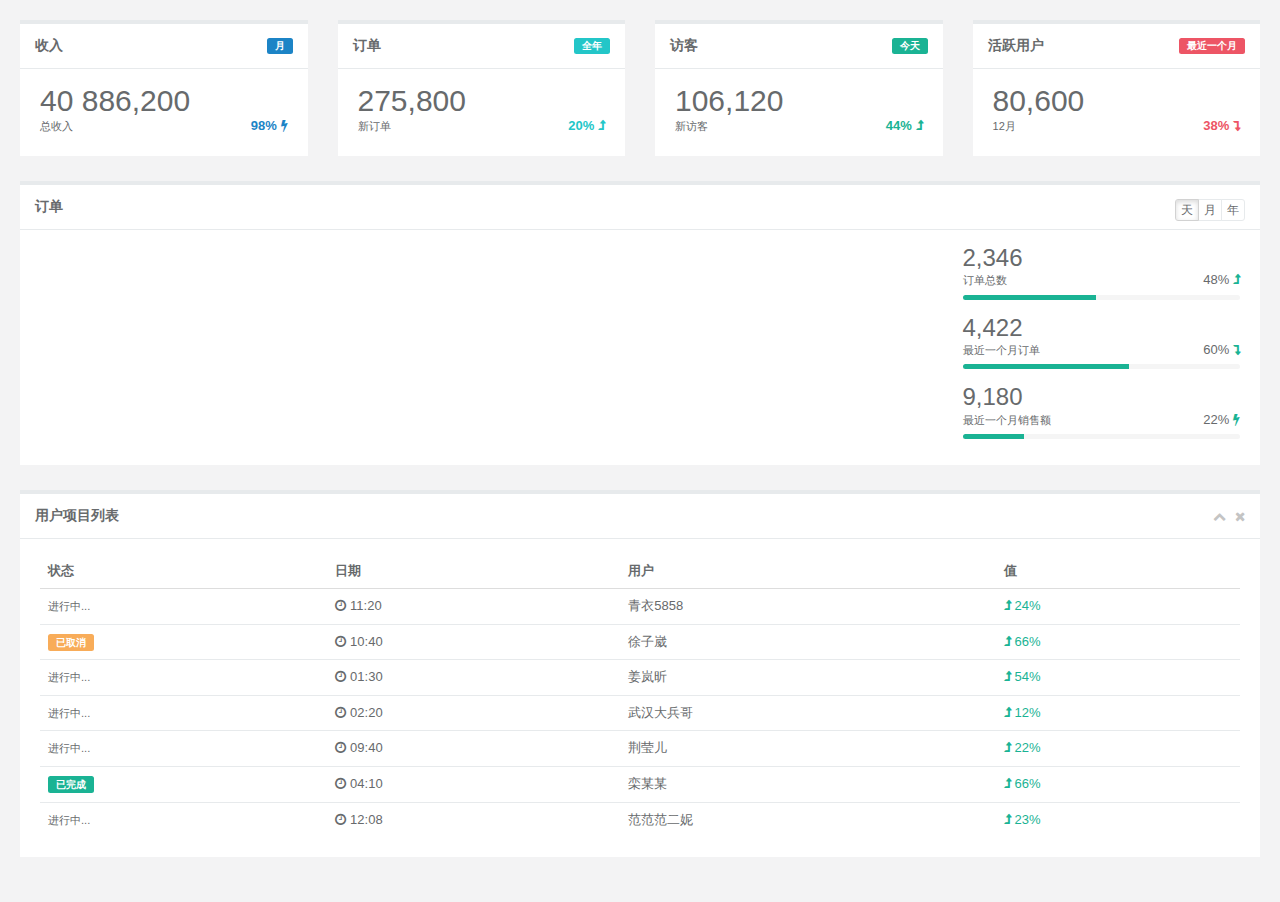
<file: src/main/resources/templates/main_v1.html>
<!DOCTYPE html>
<html lang="zh" xmlns:th="http://www.thymeleaf.org">
<head>
    <meta charset="utf-8">
    <meta name="viewport" content="width=device-width, initial-scale=1.0">
    <title>统计</title>
    <link rel="shortcut icon" href="favicon.ico">
    <link href="../static/css/bootstrap.min.css" th:href="@{/css/bootstrap.min.css}" rel="stylesheet"/>
    <link href="../static/css/font-awesome.min.css" th:href="@{/css/font-awesome.min.css}" rel="stylesheet"/>
    <link href="../static/css/main/animate.min.css" th:href="@{/css/main/animate.min.css}" rel="stylesheet"/>
    <link href="../static/css/main/style.min862f.css" th:href="@{/css/main/style.min862f.css}" rel="stylesheet"/>
</head>

<body class="gray-bg">
    <div class="wrapper wrapper-content">

        <div class="row">
            <div class="col-sm-3">
                <div class="ibox float-e-margins">
                    <div class="ibox-title">
                        <span class="label label-success pull-right">月</span>
                        <h5>收入</h5>
                    </div>
                    <div class="ibox-content">
                        <h1 class="no-margins">40 886,200</h1>
                        <div class="stat-percent font-bold text-success">98% <i class="fa fa-bolt"></i>
                        </div>
                        <small>总收入</small>
                    </div>
                </div>
            </div>
            <div class="col-sm-3">
                <div class="ibox float-e-margins">
                    <div class="ibox-title">
                        <span class="label label-info pull-right">全年</span>
                        <h5>订单</h5>
                    </div>
                    <div class="ibox-content">
                        <h1 class="no-margins">275,800</h1>
                        <div class="stat-percent font-bold text-info">20% <i class="fa fa-level-up"></i>
                        </div>
                        <small>新订单</small>
                    </div>
                </div>
            </div>
            <div class="col-sm-3">
                <div class="ibox float-e-margins">
                    <div class="ibox-title">
                        <span class="label label-primary pull-right">今天</span>
                        <h5>访客</h5>
                    </div>
                    <div class="ibox-content">
                        <h1 class="no-margins">106,120</h1>
                        <div class="stat-percent font-bold text-navy">44% <i class="fa fa-level-up"></i>
                        </div>
                        <small>新访客</small>
                    </div>
                </div>
            </div>
            <div class="col-sm-3">
                <div class="ibox float-e-margins">
                    <div class="ibox-title">
                        <span class="label label-danger pull-right">最近一个月</span>
                        <h5>活跃用户</h5>
                    </div>
                    <div class="ibox-content">
                        <h1 class="no-margins">80,600</h1>
                        <div class="stat-percent font-bold text-danger">38% <i class="fa fa-level-down"></i>
                        </div>
                        <small>12月</small>
                    </div>
                </div>
            </div>
        </div>
        
        <div class="row">
            <div class="col-sm-12">
                <div class="ibox float-e-margins">
                    <div class="ibox-title">
                        <h5>订单</h5>
                        <div class="pull-right">
                            <div class="btn-group">
                                <button type="button" class="btn btn-xs btn-white active">天</button>
                                <button type="button" class="btn btn-xs btn-white">月</button>
                                <button type="button" class="btn btn-xs btn-white">年</button>
                            </div>
                        </div>
                    </div>
                    <div class="ibox-content">
                        <div class="row">
                            <div class="col-sm-9">
                                <div class="flot-chart">
                                    <div class="flot-chart-content" id="flot-dashboard-chart"></div>
                                </div>
                            </div>
                            <div class="col-sm-3">
                                <ul class="stat-list">
                                    <li>
                                        <h2 class="no-margins">2,346</h2>
                                        <small>订单总数</small>
                                        <div class="stat-percent">48% <i class="fa fa-level-up text-navy"></i>
                                        </div>
                                        <div class="progress progress-mini">
                                            <div style="width: 48%;" class="progress-bar"></div>
                                        </div>
                                    </li>
                                    <li>
                                        <h2 class="no-margins ">4,422</h2>
                                        <small>最近一个月订单</small>
                                        <div class="stat-percent">60% <i class="fa fa-level-down text-navy"></i>
                                        </div>
                                        <div class="progress progress-mini">
                                            <div style="width: 60%;" class="progress-bar"></div>
                                        </div>
                                    </li>
                                    <li>
                                        <h2 class="no-margins ">9,180</h2>
                                        <small>最近一个月销售额</small>
                                        <div class="stat-percent">22% <i class="fa fa-bolt text-navy"></i>
                                        </div>
                                        <div class="progress progress-mini">
                                            <div style="width: 22%;" class="progress-bar"></div>
                                        </div>
                                    </li>
                                 </ul>
                            </div>
                        </div>
                    </div>
                </div>
            </div>
        </div>
        
        <div class="row">
            <div class="col-sm-12">
                <div class="ibox float-e-margins">
                    <div class="ibox-title">
                        <h5>用户项目列表</h5>
                        <div class="ibox-tools">
                            <a class="collapse-link">
                                <i class="fa fa-chevron-up"></i>
                            </a>
                            <a class="close-link">
                                <i class="fa fa-times"></i>
                            </a>
                        </div>
                    </div>
                    <div class="ibox-content">
                        <table class="table table-hover no-margins">
                            <thead>
                                <tr>
                                    <th>状态</th>
                                    <th>日期</th>
                                    <th>用户</th>
                                    <th>值</th>
                                </tr>
                            </thead>
                            <tbody>
                                <tr>
                                    <td><small>进行中...</small>
                                    </td>
                                    <td><i class="fa fa-clock-o"></i> 11:20</td>
                                    <td>青衣5858</td>
                                    <td class="text-navy"> <i class="fa fa-level-up"></i> 24%</td>
                                </tr>
                                <tr>
                                    <td><span class="label label-warning">已取消</span>
                                    </td>
                                    <td><i class="fa fa-clock-o"></i> 10:40</td>
                                    <td>徐子崴</td>
                                    <td class="text-navy"> <i class="fa fa-level-up"></i> 66%</td>
                                </tr>
                                <tr>
                                    <td><small>进行中...</small>
                                    </td>
                                    <td><i class="fa fa-clock-o"></i> 01:30</td>
                                    <td>姜岚昕</td>
                                    <td class="text-navy"> <i class="fa fa-level-up"></i> 54%</td>
                                </tr>
                                <tr>
                                    <td><small>进行中...</small>
                                    </td>
                                    <td><i class="fa fa-clock-o"></i> 02:20</td>
                                    <td>武汉大兵哥</td>
                                    <td class="text-navy"> <i class="fa fa-level-up"></i> 12%</td>
                                </tr>
                                <tr>
                                    <td><small>进行中...</small>
                                    </td>
                                    <td><i class="fa fa-clock-o"></i> 09:40</td>
                                    <td>荆莹儿</td>
                                    <td class="text-navy"> <i class="fa fa-level-up"></i> 22%</td>
                                </tr>
                                <tr>
                                    <td><span class="label label-primary">已完成</span>
                                    </td>
                                    <td><i class="fa fa-clock-o"></i> 04:10</td>
                                    <td>栾某某</td>
                                    <td class="text-navy"> <i class="fa fa-level-up"></i> 66%</td>
                                </tr>
                                <tr>
                                    <td><small>进行中...</small>
                                    </td>
                                    <td><i class="fa fa-clock-o"></i> 12:08</td>
                                    <td>范范范二妮</td>
                                    <td class="text-navy"> <i class="fa fa-level-up"></i> 23%</td>
                                </tr>
                            </tbody>
                        </table>
                    </div>
                </div>
            </div>
         </div>
      </div>
    </div>
    <script th:src="@{/js/jquery.min.js}"></script>
    <script th:src="@{/js/bootstrap.min.js}"></script>
    <script th:src="@{/ajax/libs/flot/jquery.flot.js}"></script>
    
    <th:block th:include="include :: sparkline-js" />
    <script type="text/javascript">
	    $(document).ready(function () {
	        var data2 = [
	            [gd(2012, 1, 1), 7], [gd(2012, 1, 2), 6], [gd(2012, 1, 3), 4], [gd(2012, 1, 4), 8],
	            [gd(2012, 1, 5), 9], [gd(2012, 1, 6), 7], [gd(2012, 1, 7), 5], [gd(2012, 1, 8), 4],
	            [gd(2012, 1, 9), 7], [gd(2012, 1, 10), 8], [gd(2012, 1, 11), 9], [gd(2012, 1, 12), 6],
	            [gd(2012, 1, 13), 4], [gd(2012, 1, 14), 5], [gd(2012, 1, 15), 11], [gd(2012, 1, 16), 8],
	            [gd(2012, 1, 17), 8], [gd(2012, 1, 18), 11], [gd(2012, 1, 19), 11], [gd(2012, 1, 20), 6],
	            [gd(2012, 1, 21), 6], [gd(2012, 1, 22), 8], [gd(2012, 1, 23), 11], [gd(2012, 1, 24), 13],
	            [gd(2012, 1, 25), 7], [gd(2012, 1, 26), 9], [gd(2012, 1, 27), 9], [gd(2012, 1, 28), 8],
	            [gd(2012, 1, 29), 5], [gd(2012, 1, 30), 8], [gd(2012, 1, 31), 25]
	        ];
	
	        var data3 = [
	            [gd(2012, 1, 1), 800], [gd(2012, 1, 2), 500], [gd(2012, 1, 3), 600], [gd(2012, 1, 4), 700],
	            [gd(2012, 1, 5), 500], [gd(2012, 1, 6), 456], [gd(2012, 1, 7), 800], [gd(2012, 1, 8), 589],
	            [gd(2012, 1, 9), 467], [gd(2012, 1, 10), 876], [gd(2012, 1, 11), 689], [gd(2012, 1, 12), 700],
	            [gd(2012, 1, 13), 500], [gd(2012, 1, 14), 600], [gd(2012, 1, 15), 700], [gd(2012, 1, 16), 786],
	            [gd(2012, 1, 17), 345], [gd(2012, 1, 18), 888], [gd(2012, 1, 19), 888], [gd(2012, 1, 20), 888],
	            [gd(2012, 1, 21), 987], [gd(2012, 1, 22), 444], [gd(2012, 1, 23), 999], [gd(2012, 1, 24), 567],
	            [gd(2012, 1, 25), 786], [gd(2012, 1, 26), 666], [gd(2012, 1, 27), 888], [gd(2012, 1, 28), 900],
	            [gd(2012, 1, 29), 178], [gd(2012, 1, 30), 555], [gd(2012, 1, 31), 993]
	        ];
	
	
	        var dataset = [
	            {
	                label: "订单数",
	                data: data3,
	                color: "#1ab394",
	                bars: {
	                    show: true,
	                    align: "center",
	                    barWidth: 24 * 60 * 60 * 600,
	                    lineWidth: 0
	                }
	
	            }, {
	                label: "付款数",
	                data: data2,
	                yaxis: 2,
	                color: "#464f88",
	                lines: {
	                    lineWidth: 1,
	                    show: true,
	                    fill: true,
	                    fillColor: {
	                        colors: [{
	                            opacity: 0.2
	                        }, {
	                            opacity: 0.2
	                        }]
	                    }
	                },
	                splines: {
	                    show: false,
	                    tension: 0.6,
	                    lineWidth: 1,
	                    fill: 0.1
	                },
	            }
	        ];
	
	
	        var options = {
	            xaxis: {
	                mode: "time",
	                tickSize: [3, "day"],
	                tickLength: 0,
	                axisLabel: "Date",
	                axisLabelUseCanvas: true,
	                axisLabelFontSizePixels: 12,
	                axisLabelFontFamily: 'Arial',
	                axisLabelPadding: 10,
	                color: "#838383"
	            },
	            yaxes: [{
	                    position: "left",
	                    max: 1070,
	                    color: "#838383",
	                    axisLabelUseCanvas: true,
	                    axisLabelFontSizePixels: 12,
	                    axisLabelFontFamily: 'Arial',
	                    axisLabelPadding: 3
	            }, {
	                    position: "right",
	                    clolor: "#838383",
	                    axisLabelUseCanvas: true,
	                    axisLabelFontSizePixels: 12,
	                    axisLabelFontFamily: ' Arial',
	                    axisLabelPadding: 67
	            }
	            ],
	            legend: {
	                noColumns: 1,
	                labelBoxBorderColor: "#000000",
	                position: "nw"
	            },
	            grid: {
	                hoverable: false,
	                borderWidth: 0,
	                color: '#838383'
	            }
	        };
	
	        function gd(year, month, day) {
	            return new Date(year, month - 1, day).getTime();
	        }
	
	        var previousPoint = null,
	            previousLabel = null;
	
	        $.plot($("#flot-dashboard-chart"), dataset, options);
	    });
    </script>
</body>
</html>
</file>
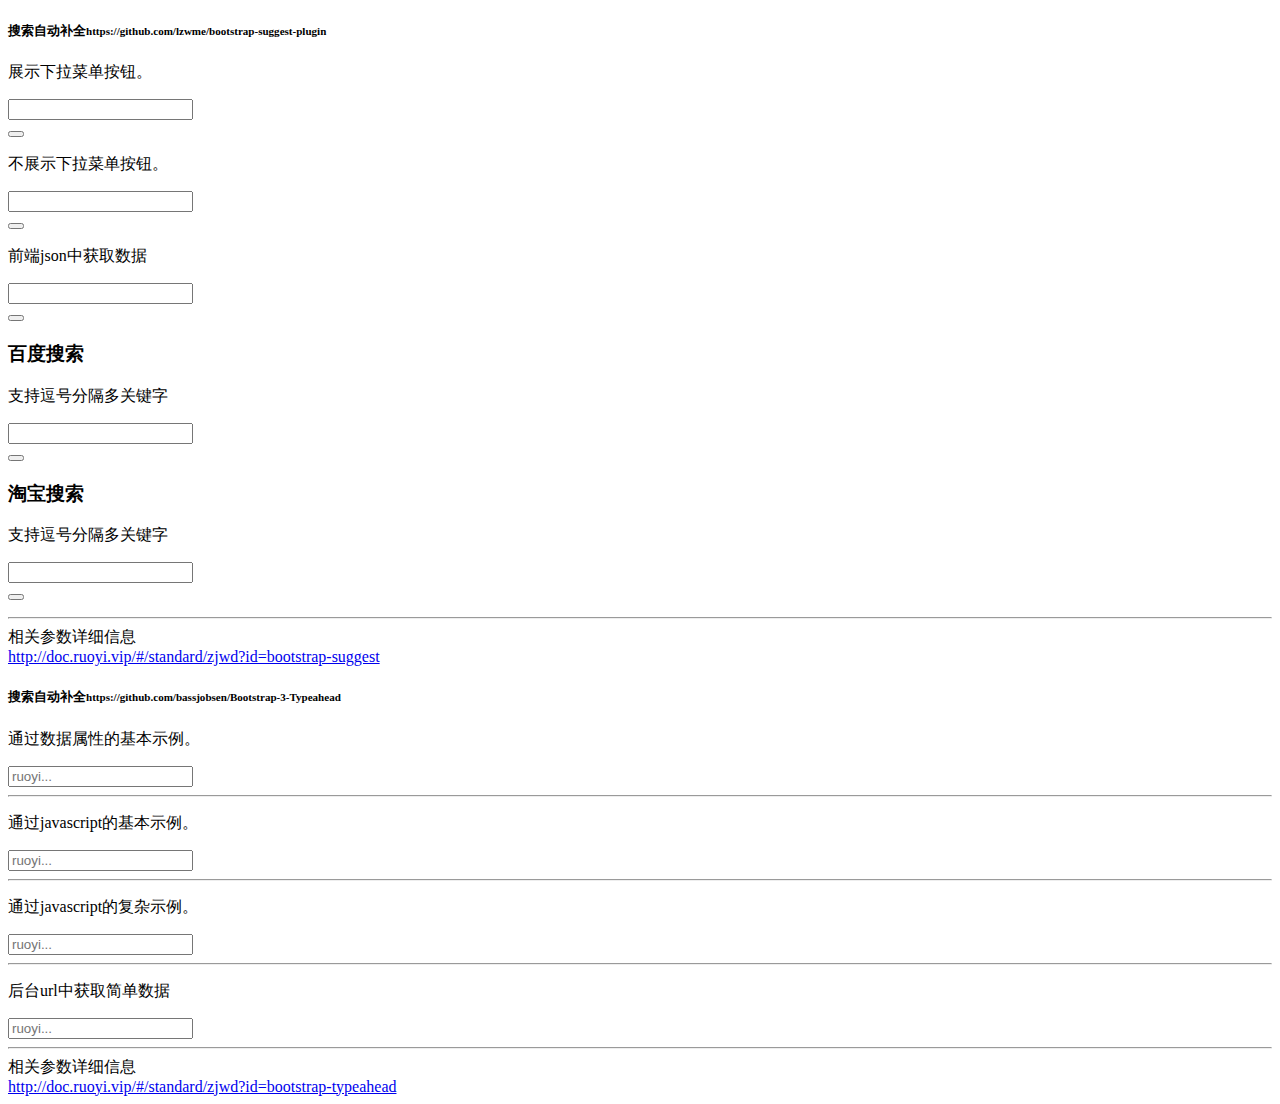
<file: src/main/resources/templates/demo/form/autocomplete.html>
<!DOCTYPE html>
<html lang="zh">
<head>
	<th:block th:include="include :: header('搜索自动补全')" />
</head>
<body class="gray-bg">
      <div class="wrapper wrapper-content animated fadeInRight">
        <div class="row">
            <div class="col-sm-6">
                <div class="ibox float-e-margins">
                    <div class="ibox-title">
                        <h5>搜索自动补全<small>https://github.com/lzwme/bootstrap-suggest-plugin</small></h5>
                    </div>  
                    <div class="ibox-content">
                        <p>展示下拉菜单按钮。</p>
                        <div class="row">
                            <div class="col-lg-6">
                                <div class="input-group">
                                    <input type="text" class="form-control" id="suggest-demo-1">
                                    <div class="input-group-btn">
                                        <button type="button" class="btn btn-white dropdown-toggle" data-toggle="dropdown">
                                            <span class="caret"></span>
                                        </button>
                                        <ul class="dropdown-menu dropdown-menu-right" role="menu">
                                        </ul>
                                    </div>
                                </div>
                            </div>
                        </div>
                        
                        <p>不展示下拉菜单按钮。</p>
                        <div class="row">
                            <div class="col-lg-6">
                                <div class="input-group">
                                    <input type="text" class="form-control" id="suggest-demo-2">
                                    <div class="input-group-btn">
                                        <button type="button" class="btn btn-white dropdown-toggle" data-toggle="dropdown">
                                            <span class="caret"></span>
                                        </button>
                                        <ul class="dropdown-menu dropdown-menu-right" role="menu">
                                        </ul>
                                    </div>
                                </div>
                            </div>
                        </div>
                        
                        <p>前端json中获取数据</p>
                        <div class="row">
                            <div class="col-lg-6">
                                <div class="input-group">
                                    <input type="text" class="form-control" id="suggest-demo-3">
                                    <div class="input-group-btn">
                                        <button type="button" class="btn btn-white dropdown-toggle" data-toggle="dropdown">
                                            <span class="caret"></span>
                                        </button>
                                        <ul class="dropdown-menu dropdown-menu-right" role="menu">
                                        </ul>
                                    </div>
                                    <!-- /btn-group -->
                                </div>
                            </div>
                        </div>
                        
                        <h3>百度搜索</h3>
                        <p>支持逗号分隔多关键字</p>
                        <div class="row">
                            <div class="col-lg-6">
                                <div class="input-group" style="width: 300px;">
                                    <input type="text" class="form-control" id="baidu">
                                    <div class="input-group-btn">
                                        <button type="button" class="btn btn-white dropdown-toggle" data-toggle="dropdown">
                                            <span class="caret"></span>
                                        </button>
                                        <ul class="dropdown-menu dropdown-menu-right" role="menu">
                                        </ul>
                                    </div>
                                    <!-- /btn-group -->
                                </div>
                            </div>
                        </div>
                        
                        <h3>淘宝搜索</h3>
                        <p>支持逗号分隔多关键字</p>
                        <div class="row">
                            <div class="col-lg-6">
                                <div class="input-group" style="width: 400px;">
                                    <input type="text" class="form-control" id="taobao">
                                    <div class="input-group-btn">
                                        <button type="button" class="btn btn-white dropdown-toggle" data-toggle="dropdown">
                                            <span class="caret"></span>
                                        </button>
                                        <ul class="dropdown-menu dropdown-menu-right" role="menu">
                                        </ul>
                                    </div>
                                    <!-- /btn-group -->
                                </div>
                            </div>
                        </div>
                        <hr>
                        <div class="form-group">
                            <label class="font-noraml">相关参数详细信息</label>
                            <div><a href="http://doc.ruoyi.vip/#/standard/zjwd?id=bootstrap-suggest" target="_blank">http://doc.ruoyi.vip/#/standard/zjwd?id=bootstrap-suggest</a></div>
                        </div>
                    </div>
                </div>
            </div>
            
            <div class="col-sm-6">
                <div class="ibox float-e-margins">
                    <div class="ibox-title">
                        <h5>搜索自动补全<small>https://github.com/bassjobsen/Bootstrap-3-Typeahead</small></h5>
                    </div>  
                    <div class="ibox-content">
                        <p>通过数据属性的基本示例。</p>
                        <div class="row">
                            <div class="col-lg-6">
                           	    <input type="text" placeholder="ruoyi..." data-provide="typeahead" data-source='["ruoyi 1","ruoyi 2","ruoyi 3"]' class="form-control" />
                            </div>
                        </div>
                        <hr>
                        
                        <p>通过javascript的基本示例。</p>
                        <div class="row">
                            <div class="col-lg-6">
                                <input type="text" placeholder="ruoyi..." class="form-control" id="typeahead-demo-1"/>
                            </div>
                        </div>
                        
                        <hr>
                        <p>通过javascript的复杂示例。</p>
                        <div class="row">
                            <div class="col-lg-6">
                                <input type="text" placeholder="ruoyi..." class="form-control" id="typeahead-demo-2"/>
                            </div>
                        </div>
                        
                        <hr>
                        <p>后台url中获取简单数据</p>
                        <div class="row">
                            <div class="col-lg-6">
                                <input type="text" placeholder="ruoyi..." class="form-control" id="typeahead-demo-3"/>
                            </div>
                        </div>
                        
                        <hr>
                        <div class="form-group">
                            <label class="font-noraml">相关参数详细信息</label>
                            <div><a href="http://doc.ruoyi.vip/#/standard/zjwd?id=bootstrap-typeahead" target="_blank">http://doc.ruoyi.vip/#/standard/zjwd?id=bootstrap-typeahead</a></div>
                        </div>
                    </div>
                </div>
            </div>
        </div>
    </div>
    <th:block th:include="include :: footer" />
    <th:block th:include="include :: bootstrap-suggest-js" />
    <th:block th:include="include :: bootstrap-typeahead-js" />
    <script type="text/javascript">
        
	    var testBsSuggest = $("#suggest-demo-1").bsSuggest({
	        url: ctx + "demo/form/userModel",
	        idField: "userId",
	        keyField: "userName"
	    }).on('onDataRequestSuccess', function (e, result) {
	        console.log('onDataRequestSuccess: ', result);
	    }).on('onSetSelectValue', function (e, keyword) {
	        console.log('onSetSelectValue: ', keyword);
	    }).on('onUnsetSelectValue', function (e) {
	        console.log("onUnsetSelectValue");
	    });
	    
	    var testBsSuggest = $("#suggest-demo-2").bsSuggest({
	        url: ctx + "demo/form/userModel",
	        showBtn: false,
	        idField: "userId",
	        keyField: "userName"
	    }).on('onDataRequestSuccess', function (e, result) {
	        console.log('onDataRequestSuccess: ', result);
	    }).on('onSetSelectValue', function (e, keyword) {
	        console.log('onSetSelectValue: ', keyword);
	    }).on('onUnsetSelectValue', function (e) {
	        console.log("onUnsetSelectValue");
	    });
	
	    //data 数据中获取
	    var testdataBsSuggest = $("#suggest-demo-3").bsSuggest({
	        indexId: 1,
	        indexKey: 2,
	        data: {
	            'value': [
	                {
	                    'userId': '1',
	                    'userCode': '1000001',
	                    'userName': '测试1',
	                    'userPhone': '15888888888'
	                },
	                {
	                    'userId': '2',
	                    'userCode': '1000002',
	                    'userName': '测试2',
	                    'userPhone': '15888888888'
	                },
	                {
	                    'userId': '3',
	                    'userCode': '1000003',
	                    'userName': '测试3',
	                    'userPhone': '15888888888'
	                },
	                {
	                    'userId': '4',
	                    'userCode': '1000004',
	                    'userName': '测试4',
	                    'userPhone': '15888888888'
	                },
	                {
	                    'userId': '5',
	                    'userCode': '1000005',
	                    'userName': '测试5',
	                    'userPhone': '15888888888'
	                }
				],
	            'defaults': 'http://ruoyi.vip'
	        }
	    });
	    
	    //百度搜索测试
	    var baiduBsSuggest = $("#baidu").bsSuggest({
	        allowNoKeyword: false, //是否允许无关键字时请求数据
	        multiWord: true, //以分隔符号分割的多关键字支持
	        separator: ",", //多关键字支持时的分隔符，默认为空格
	        getDataMethod: "url", //获取数据的方式，总是从 URL 获取
	        url: 'http://unionsug.baidu.com/su?p=3&t=' + (new Date()).getTime() + '&wd=',
	        /*优先从url ajax 请求 json 帮助数据，注意最后一个参数为关键字请求参数*/
	        jsonp: 'cb',
	        /*如果从 url 获取数据，并且需要跨域，则该参数必须设置*/
	        processData: function (json) { // url 获取数据时，对数据的处理，作为 getData 的回调函数
	            var i, len, data = {
	                value: []
	            };
	            if (!json || !json.s || json.s.length === 0) {
	                return false;
	            }
	
	            console.log(json);
	            len = json.s.length;
	
	            jsonStr = "{'value':[";
	            for (i = 0; i < len; i++) {
	                data.value.push({
	                    word: json.s[i]
	                });
	            }
	            data.defaults = 'baidu';
	
	            //字符串转化为 js 对象
	            return data;
	        }
	    });
	    
	    //淘宝搜索建议测试
	    var taobaoBsSuggest = $("#taobao").bsSuggest({
	        indexId: 2, //data.value 的第几个数据，作为input输入框的内容
	        indexKey: 1, //data.value 的第几个数据，作为input输入框的内容
	        allowNoKeyword: false, //是否允许无关键字时请求数据
	        multiWord: true, //以分隔符号分割的多关键字支持
	        separator: ",", //多关键字支持时的分隔符，默认为空格
	        getDataMethod: "url", //获取数据的方式，总是从 URL 获取
	        effectiveFieldsAlias: {
	            Id: "序号",
	            Keyword: "关键字",
	            Count: "数量"
	        },
	        showHeader: true,
	        url: 'http://suggest.taobao.com/sug?code=utf-8&extras=1&q=',
	        /*优先从url ajax 请求 json 帮助数据，注意最后一个参数为关键字请求参数*/
	        jsonp: 'callback',
	        /*如果从 url 获取数据，并且需要跨域，则该参数必须设置*/
	        processData: function (json) { // url 获取数据时，对数据的处理，作为 getData 的回调函数
	            var i, len, data = {
	                value: []
	            };
	
	            if (!json || !json.result || json.result.length == 0) {
	                return false;
	            }
	
	            console.log(json);
	            len = json.result.length;
	
	            for (i = 0; i < len; i++) {
	                data.value.push({
	                    "Id": (i + 1),
	                    "Keyword": json.result[i][0],
	                    "Count": json.result[i][1]
	                });
	            }
	            console.log(data);
	            return data;
	        }
	    });
	    
	    $('#typeahead-demo-1').typeahead({
            source: ["ruoyi 1","ruoyi 2","ruoyi 3"]
        });
	    
	    $('#typeahead-demo-2').typeahead({
            source: [
                {"name": "Afghanistan", "code": "AF", "ccn0": "040"},
                {"name": "Land Islands", "code": "AX", "ccn0": "050"},
                {"name": "Albania", "code": "AL","ccn0": "060"},
                {"name": "Algeria", "code": "DZ","ccn0": "070"}
            ]
        });
	    
	    $.get(ctx + "demo/form/collection", function(data){
	    	$("#typeahead-demo-3").typeahead({
		        source: data.value
		    });
        },'json');
    </script>
</body>
</html>
</file>
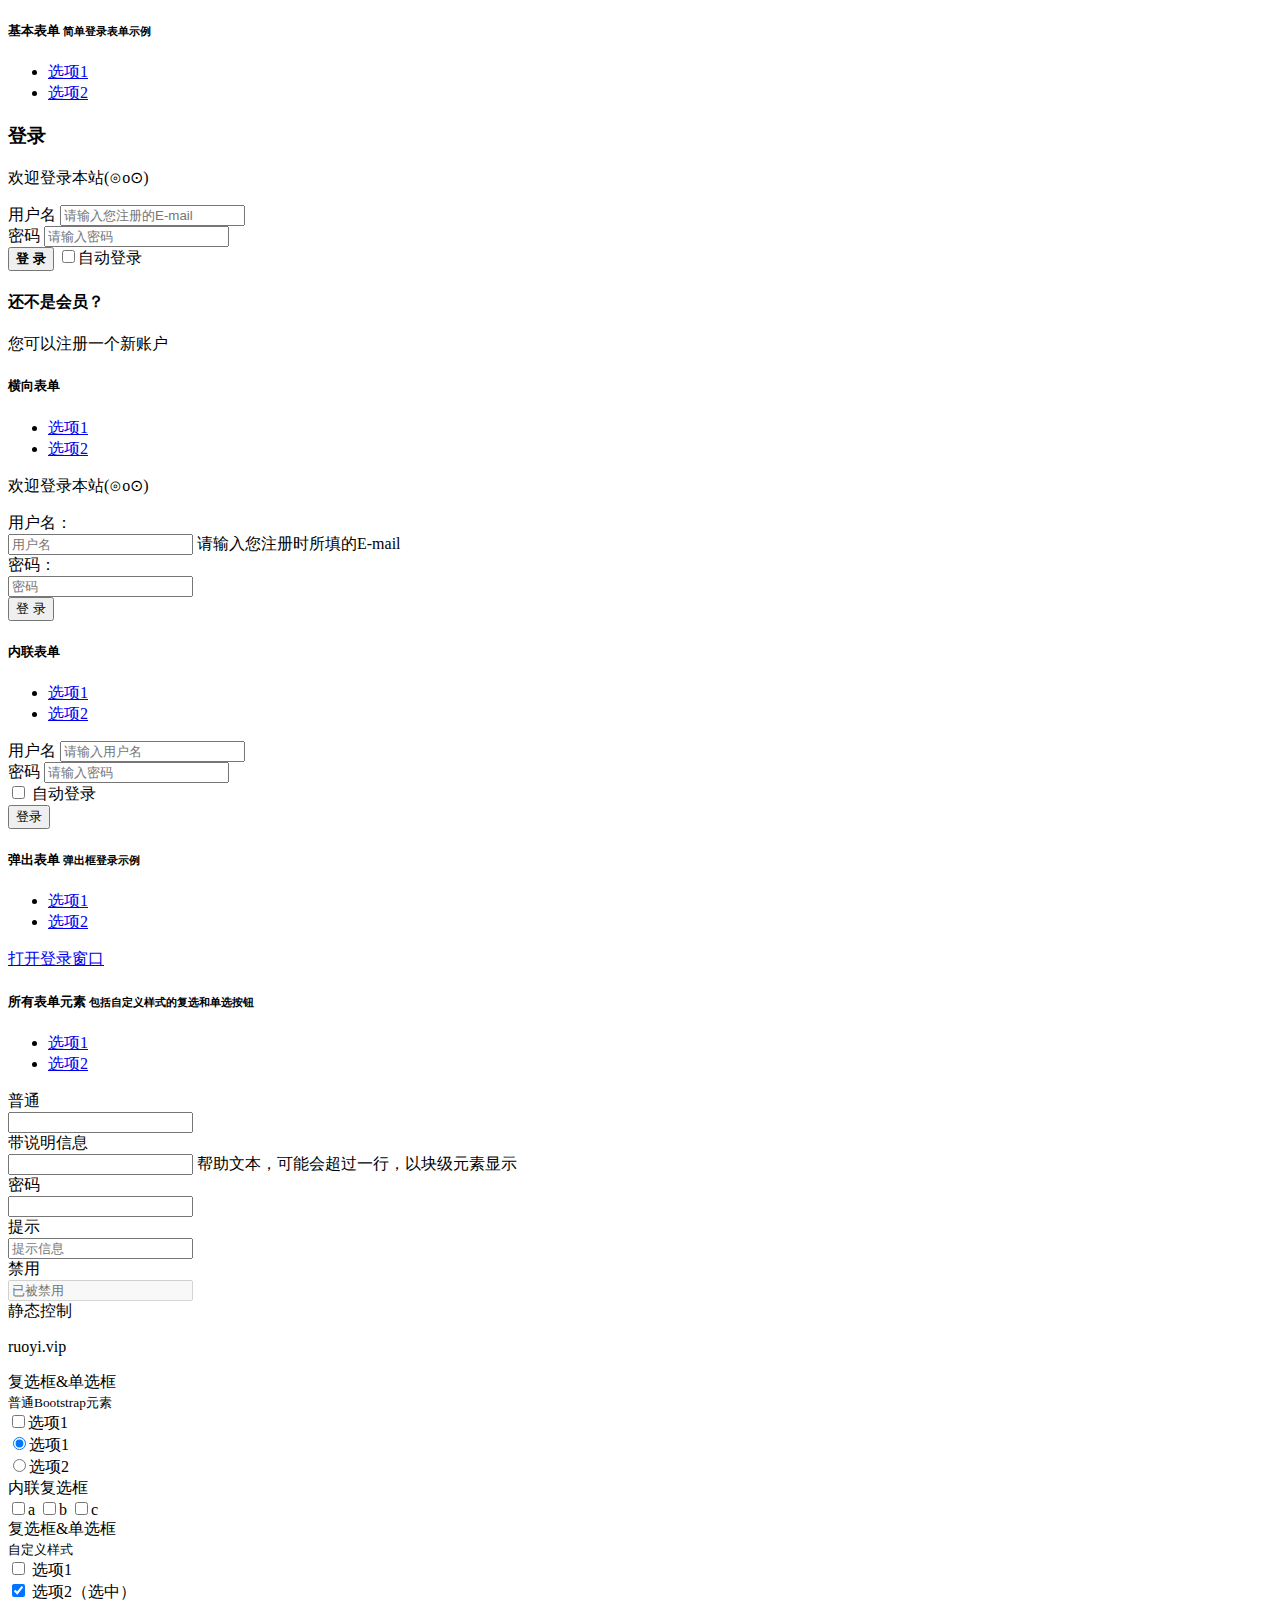
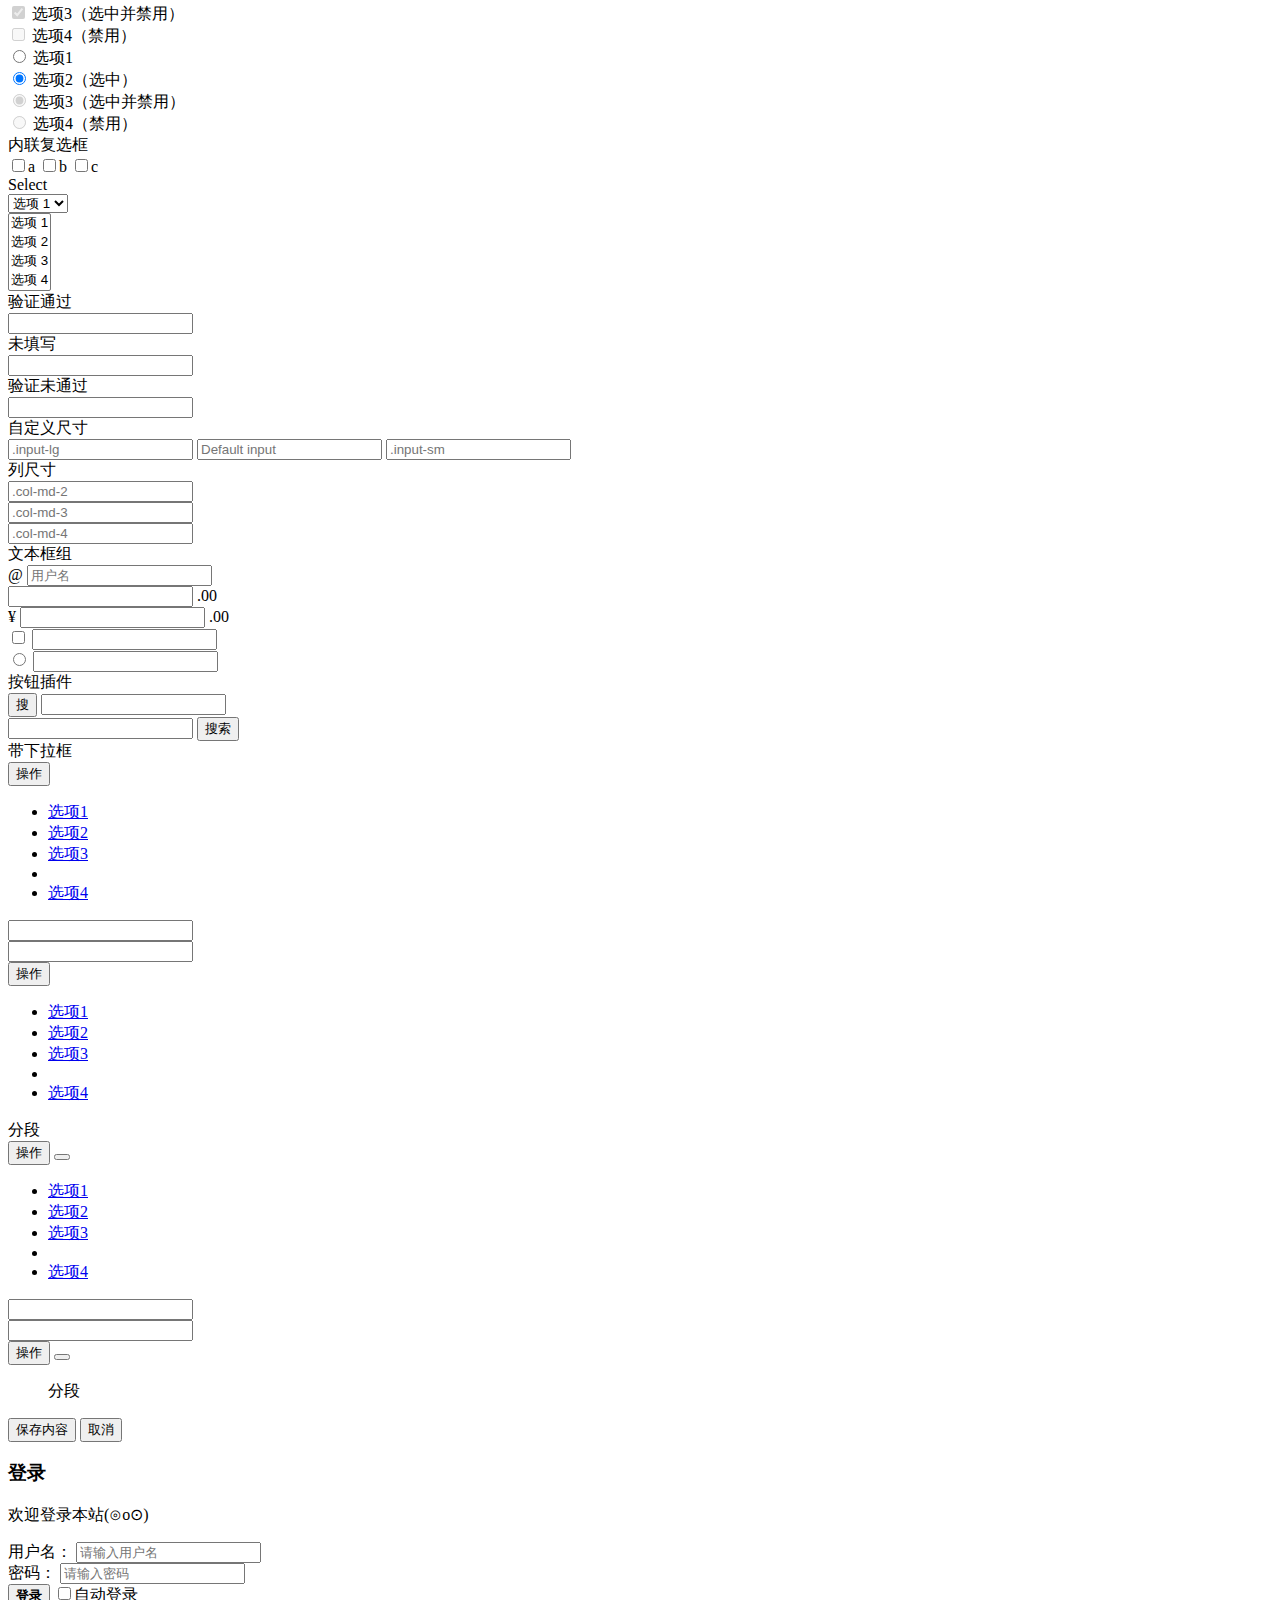
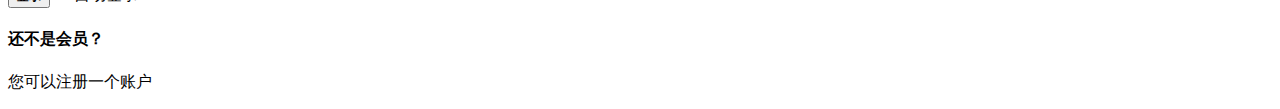
<file: src/main/resources/templates/demo/form/basic.html>
<!DOCTYPE html>
<html lang="zh">
<head>
	<th:block th:include="include :: header('基本表单')" />
</head>
<body class="gray-bg">
    <div class="wrapper wrapper-content animated fadeInRight">
        <div class="row">
            <div class="col-sm-7">
                <div class="ibox float-e-margins">
                    <div class="ibox-title">
                        <h5>基本表单 <small>简单登录表单示例</small></h5>
                        <div class="ibox-tools">
                            <a class="collapse-link">
                                <i class="fa fa-chevron-up"></i>
                            </a>
                            <a class="dropdown-toggle" data-toggle="dropdown" href="form_basic.html#">
                                <i class="fa fa-wrench"></i>
                            </a>
                            <ul class="dropdown-menu dropdown-user">
                                <li><a href="form_basic.html#">选项1</a>
                                </li>
                                <li><a href="form_basic.html#">选项2</a>
                                </li>
                            </ul>
                            <a class="close-link">
                                <i class="fa fa-times"></i>
                            </a>
                        </div>
                    </div>
                    <div class="ibox-content">
                        <div class="row">
                            <div class="col-sm-6 b-r">
                                <h3 class="m-t-none m-b">登录</h3>
                                <p>欢迎登录本站(⊙o⊙)</p>
                                <form role="form">
                                    <div class="form-group">
                                        <label>用户名</label>
                                        <input type="email" placeholder="请输入您注册的E-mail" class="form-control">
                                    </div>
                                    <div class="form-group">
                                        <label>密码</label>
                                        <input type="password" placeholder="请输入密码" class="form-control">
                                    </div>
                                    <div>
                                        <button class="btn btn-sm btn-primary pull-right m-t-n-xs" type="submit"><strong>登 录</strong>
                                        </button>
                                        <label>
                                            <input type="checkbox">自动登录</label>
                                    </div>
                                </form>
                            </div>
                            <div class="col-sm-6">
                                <h4>还不是会员？</h4>
                                <p>您可以注册一个新账户</p>
                                <p class="text-center">
                                    <a href="form_basic.html"><i class="fa fa-sign-in big-icon"></i></a>
                                </p>
                            </div>
                        </div>
                    </div>
                </div>
            </div>
            <div class="col-sm-5">
                <div class="ibox float-e-margins">
                    <div class="ibox-title">
                        <h5>横向表单</h5>
                        <div class="ibox-tools">
                            <a class="collapse-link">
                                <i class="fa fa-chevron-up"></i>
                            </a>
                            <a class="dropdown-toggle" data-toggle="dropdown" href="form_basic.html#">
                                <i class="fa fa-wrench"></i>
                            </a>
                            <ul class="dropdown-menu dropdown-user">
                                <li><a href="form_basic.html#">选项1</a>
                                </li>
                                <li><a href="form_basic.html#">选项2</a>
                                </li>
                            </ul>
                            <a class="close-link">
                                <i class="fa fa-times"></i>
                            </a>
                        </div>
                    </div>
                    <div class="ibox-content">
                        <form class="form-horizontal">
                            <p>欢迎登录本站(⊙o⊙)</p>
                            <div class="form-group">
                                <label class="col-sm-3 control-label">用户名：</label>

                                <div class="col-sm-8">
                                    <input type="email" placeholder="用户名" class="form-control"> <span class="help-block m-b-none">请输入您注册时所填的E-mail</span>
                                </div>
                            </div>
                            <div class="form-group">
                                <label class="col-sm-3 control-label">密码：</label>

                                <div class="col-sm-8">
                                    <input type="password" placeholder="密码" class="form-control">
                                </div>
                            </div>
                            <div class="form-group">
                                <div class="col-sm-offset-3 col-sm-8">
                                    <button class="btn btn-sm btn-white" type="submit">登 录</button>
                                </div>
                            </div>
                        </form>
                    </div>
                </div>
            </div>
        </div>
        <div class="row">
            <div class="col-sm-8">
                <div class="ibox float-e-margins">
                    <div class="ibox-title">
                        <h5>内联表单</h5>
                        <div class="ibox-tools">
                            <a class="collapse-link">
                                <i class="fa fa-chevron-up"></i>
                            </a>
                            <a class="dropdown-toggle" data-toggle="dropdown" href="form_basic.html#">
                                <i class="fa fa-wrench"></i>
                            </a>
                            <ul class="dropdown-menu dropdown-user">
                                <li><a href="form_basic.html#">选项1</a>
                                </li>
                                <li><a href="form_basic.html#">选项2</a>
                                </li>
                            </ul>
                            <a class="close-link">
                                <i class="fa fa-times"></i>
                            </a>
                        </div>
                    </div>
                    <div class="ibox-content">
                        <form role="form" class="form-inline">
                            <div class="form-group">
                                <label for="exampleInputEmail2" class="sr-only">用户名</label>
                                <input type="email" placeholder="请输入用户名" id="exampleInputEmail2" class="form-control">
                            </div>
                            <div class="form-group">
                                <label for="exampleInputPassword2" class="sr-only">密码</label>
                                <input type="password" placeholder="请输入密码" id="exampleInputPassword2" class="form-control">
                            </div>
                            <div class="checkbox m-l m-r-xs">
                                <label>
                                    <input type="checkbox"><i></i> 自动登录</label>
                            </div>
                            <button class="btn btn-white" type="submit">登录</button>
                        </form>
                    </div>
                </div>
            </div>
            <div class="col-sm-4">
                <div class="ibox float-e-margins">
                    <div class="ibox-title">
                        <h5>弹出表单 <small>弹出框登录示例</small></h5>
                        <div class="ibox-tools">
                            <a class="collapse-link">
                                <i class="fa fa-chevron-up"></i>
                            </a>
                            <a class="dropdown-toggle" data-toggle="dropdown" href="form_basic.html#">
                                <i class="fa fa-wrench"></i>
                            </a>
                            <ul class="dropdown-menu dropdown-user">
                                <li><a href="form_basic.html#">选项1</a>
                                </li>
                                <li><a href="form_basic.html#">选项2</a>
                                </li>
                            </ul>
                            <a class="close-link">
                                <i class="fa fa-times"></i>
                            </a>
                        </div>
                    </div>
                    <div class="ibox-content">
                        <div class="text-center">
                            <a data-toggle="modal" class="btn btn-primary" href="form_basic.html#modal-form">打开登录窗口</a>
                        </div>
                    </div>
                </div>
            </div>
        </div>
        <div class="row">
            <div class="col-sm-12">
                <div class="ibox float-e-margins">
                    <div class="ibox-title">
                        <h5>所有表单元素 <small>包括自定义样式的复选和单选按钮</small></h5>
                        <div class="ibox-tools">
                            <a class="collapse-link">
                                <i class="fa fa-chevron-up"></i>
                            </a>
                            <a class="dropdown-toggle" data-toggle="dropdown" href="form_basic.html#">
                                <i class="fa fa-wrench"></i>
                            </a>
                            <ul class="dropdown-menu dropdown-user">
                                <li><a href="form_basic.html#">选项1</a>
                                </li>
                                <li><a href="form_basic.html#">选项2</a>
                                </li>
                            </ul>
                            <a class="close-link">
                                <i class="fa fa-times"></i>
                            </a>
                        </div>
                    </div>
                    <div class="ibox-content">
                        <form method="get" class="form-horizontal">
                            <div class="form-group">
                                <label class="col-sm-2 control-label">普通</label>

                                <div class="col-sm-10">
                                    <input type="text" class="form-control">
                                </div>
                            </div>
                            <div class="hr-line-dashed"></div>
                            <div class="form-group">
                                <label class="col-sm-2 control-label">带说明信息</label>
                                <div class="col-sm-10">
                                    <input type="text" class="form-control"> <span class="help-block m-b-none">帮助文本，可能会超过一行，以块级元素显示</span>
                                </div>
                            </div>
                            <div class="hr-line-dashed"></div>
                            <div class="form-group">
                                <label class="col-sm-2 control-label">密码</label>

                                <div class="col-sm-10">
                                    <input type="password" class="form-control" name="password">
                                </div>
                            </div>
                            <div class="hr-line-dashed"></div>
                            <div class="form-group">
                                <label class="col-sm-2 control-label">提示</label>

                                <div class="col-sm-10">
                                    <input type="text" placeholder="提示信息" class="form-control">
                                </div>
                            </div>
                            <div class="hr-line-dashed"></div>
                            <div class="form-group">
                                <label class="col-sm-2 control-label">禁用</label>

                                <div class="col-sm-10">
                                    <input type="text" disabled="" placeholder="已被禁用" class="form-control">
                                </div>
                            </div>
                            <div class="hr-line-dashed"></div>
                            <div class="form-group">
                                <label class="col-sm-2 control-label">静态控制</label>

                                <div class="col-sm-10">
                                    <p class="form-control-static">ruoyi.vip</p>
                                </div>
                            </div>
                            <div class="hr-line-dashed"></div>
                            <div class="form-group">
                                <label class="col-sm-2 control-label">复选框&amp;单选框
                                    <br/>
                                    <small class="text-navy">普通Bootstrap元素</small>
                                </label>

                                <div class="col-sm-10">
                                    <div class="checkbox">
                                        <label>
                                            <input type="checkbox" value="">选项1</label>
                                    </div>
                                    <div class="radio">
                                        <label>
                                            <input type="radio" checked="" value="option1" id="optionsRadios1" name="optionsRadios">选项1</label>
                                    </div>
                                    <div class="radio">
                                        <label>
                                            <input type="radio" value="option2" id="optionsRadios2" name="optionsRadios">选项2</label>
                                    </div>
                                </div>
                            </div>
                            <div class="hr-line-dashed"></div>
                            <div class="form-group">
                                <label class="col-sm-2 control-label">内联复选框</label>

                                <div class="col-sm-10">
                                    <label class="checkbox-inline">
                                        <input type="checkbox" value="option1" id="inlineCheckbox1">a</label>
                                    <label class="checkbox-inline">
                                        <input type="checkbox" value="option2" id="inlineCheckbox2">b</label>
                                    <label class="checkbox-inline">
                                        <input type="checkbox" value="option3" id="inlineCheckbox3">c</label>
                                </div>
                            </div>
                            <div class="hr-line-dashed"></div>
                            <div class="form-group">
                                <label class="col-sm-2 control-label">复选框&amp;单选框
                                    <br/><small class="text-navy">自定义样式</small>
                                </label>

                                <div class="col-sm-10">
                                    <div class="checkbox check-box">
                                        <label>
                                            <input type="checkbox" value=""> <i></i> 选项1</label>
                                    </div>
                                    <div class="checkbox check-box">
                                        <label>
                                            <input type="checkbox" value="" checked=""> <i></i> 选项2（选中）</label>
                                    </div>
                                    <div class="checkbox check-box">
                                        <label>
                                            <input type="checkbox" value="" disabled="" checked=""> <i></i> 选项3（选中并禁用）</label>
                                    </div>
                                    <div class="checkbox check-box">
                                        <label>
                                            <input type="checkbox" value="" disabled=""> <i></i> 选项4（禁用）</label>
                                    </div>
                                    <div class="radio check-box">
                                        <label>
                                            <input type="radio" value="option1" name="a"> <i></i> 选项1</label>
                                    </div>
                                    <div class="radio check-box">
                                        <label>
                                            <input type="radio" checked="" value="option2" name="a"> <i></i> 选项2（选中）</label>
                                    </div>
                                    <div class="radio check-box">
                                        <label>
                                            <input type="radio" disabled="" checked="" value="option2"> <i></i> 选项3（选中并禁用）</label>
                                    </div>
                                    <div class="radio check-box">
                                        <label>
                                            <input type="radio" disabled="" name="a"> <i></i> 选项4（禁用）</label>
                                    </div>
                                </div>
                            </div>
                            <div class="hr-line-dashed"></div>
                            <div class="form-group">
                                <label class="col-sm-2 control-label">内联复选框</label>

                                <div class="col-sm-10">
                                    <label class="checkbox-inline check-box">
                                        <input type="checkbox" value="option1">a</label>
                                    <label class="checkbox-inline check-box">
                                        <input type="checkbox" value="option2">b</label>
                                    <label class="checkbox-inline check-box">
                                        <input type="checkbox" value="option3">c</label>
                                </div>
                            </div>
                            <div class="hr-line-dashed"></div>
                            <div class="form-group">
                                <label class="col-sm-2 control-label">Select</label>

                                <div class="col-sm-10">
                                    <select class="form-control m-b" name="account">
                                        <option>选项 1</option>
                                        <option>选项 2</option>
                                        <option>选项 3</option>
                                        <option>选项 4</option>
                                    </select>

                                    <div class="col-sm-4 m-l-n">
                                        <select class="form-control" multiple="">
                                            <option>选项 1</option>
                                            <option>选项 2</option>
                                            <option>选项 3</option>
                                            <option>选项 4</option>
                                        </select>
                                    </div>
                                </div>
                            </div>
                            <div class="hr-line-dashed"></div>
                            <div class="form-group has-success">
                                <label class="col-sm-2 control-label">验证通过</label>

                                <div class="col-sm-10">
                                    <input type="text" class="form-control">
                                </div>
                            </div>
                            <div class="hr-line-dashed"></div>
                            <div class="form-group has-warning">
                                <label class="col-sm-2 control-label">未填写</label>

                                <div class="col-sm-10">
                                    <input type="text" class="form-control">
                                </div>
                            </div>
                            <div class="hr-line-dashed"></div>
                            <div class="form-group has-error">
                                <label class="col-sm-2 control-label">验证未通过</label>

                                <div class="col-sm-10">
                                    <input type="text" class="form-control">
                                </div>
                            </div>
                            <div class="hr-line-dashed"></div>
                            <div class="form-group">
                                <label class="col-sm-2 control-label">自定义尺寸</label>

                                <div class="col-sm-10">
                                    <input type="text" placeholder=".input-lg" class="form-control input-lg m-b">
                                    <input type="text" placeholder="Default input" class="form-control m-b">
                                    <input type="text" placeholder=".input-sm" class="form-control input-sm">
                                </div>
                            </div>
                            <div class="hr-line-dashed"></div>
                            <div class="form-group">
                                <label class="col-sm-2 control-label">列尺寸</label>

                                <div class="col-sm-10">
                                    <div class="row">
                                        <div class="col-md-2">
                                            <input type="text" placeholder=".col-md-2" class="form-control">
                                        </div>
                                        <div class="col-md-3">
                                            <input type="text" placeholder=".col-md-3" class="form-control">
                                        </div>
                                        <div class="col-md-4">
                                            <input type="text" placeholder=".col-md-4" class="form-control">
                                        </div>
                                    </div>
                                </div>
                            </div>
                            <div class="hr-line-dashed"></div>
                            <div class="form-group">
                                <label class="col-sm-2 control-label">文本框组</label>

                                <div class="col-sm-10">
                                    <div class="input-group m-b"><span class="input-group-addon">@</span>
                                        <input type="text" placeholder="用户名" class="form-control">
                                    </div>
                                    <div class="input-group m-b">
                                        <input type="text" class="form-control"> <span class="input-group-addon">.00</span>
                                    </div>
                                    <div class="input-group m-b"><span class="input-group-addon">&yen;</span>
                                        <input type="text" class="form-control"> <span class="input-group-addon">.00</span>
                                    </div>
                                    <div class="input-group m-b"><span class="input-group-addon"> <input type="checkbox"> </span>
                                        <input type="text" class="form-control">
                                    </div>
                                    <div class="input-group"><span class="input-group-addon"> <input type="radio"> </span>
                                        <input type="text" class="form-control">
                                    </div>
                                </div>
                            </div>
                            <div class="hr-line-dashed"></div>
                            <div class="form-group">
                                <label class="col-sm-2 control-label">按钮插件</label>

                                <div class="col-sm-10">
                                    <div class="input-group m-b"><span class="input-group-btn">
                                            <button type="button" class="btn btn-primary">搜</button> </span>
                                        <input type="text" class="form-control">
                                    </div>
                                    <div class="input-group">
                                        <input type="text" class="form-control"> <span class="input-group-btn"> <button type="button" class="btn btn-primary">搜索
                                        </button> </span>
                                    </div>
                                </div>
                            </div>
                            <div class="hr-line-dashed"></div>
                            <div class="form-group">
                                <label class="col-sm-2 control-label">带下拉框</label>

                                <div class="col-sm-10">
                                    <div class="input-group m-b">
                                        <div class="input-group-btn">
                                            <button data-toggle="dropdown" class="btn btn-white dropdown-toggle" type="button">操作 <span class="caret"></span>
                                            </button>
                                            <ul class="dropdown-menu">
                                                <li><a href="form_basic.html#">选项1</a>
                                                </li>
                                                <li><a href="form_basic.html#">选项2</a>
                                                </li>
                                                <li><a href="form_basic.html#">选项3</a>
                                                </li>
                                                <li class="divider"></li>
                                                <li><a href="form_basic.html#">选项4</a>
                                                </li>
                                            </ul>
                                        </div>
                                        <input type="text" class="form-control">
                                    </div>
                                    <div class="input-group">
                                        <input type="text" class="form-control">

                                        <div class="input-group-btn">
                                            <button data-toggle="dropdown" class="btn btn-white dropdown-toggle" type="button">操作 <span class="caret"></span>
                                            </button>
                                            <ul class="dropdown-menu pull-right">
                                                <li><a href="form_basic.html#">选项1</a>
                                                </li>
                                                <li><a href="form_basic.html#">选项2</a>
                                                </li>
                                                <li><a href="form_basic.html#">选项3</a>
                                                </li>
                                                <li class="divider"></li>
                                                <li><a href="form_basic.html#">选项4</a>
                                                </li>
                                            </ul>
                                        </div>
                                    </div>
                                </div>
                            </div>
                            <div class="hr-line-dashed"></div>
                            <div class="form-group">
                                <label class="col-sm-2 control-label">分段</label>

                                <div class="col-sm-10">
                                    <div class="input-group m-b">
                                        <div class="input-group-btn">
                                            <button tabindex="-1" class="btn btn-white" type="button">操作</button>
                                            <button data-toggle="dropdown" class="btn btn-white dropdown-toggle" type="button"><span class="caret"></span>
                                            </button>
                                            <ul class="dropdown-menu">
                                                <li><a href="form_basic.html#">选项1</a>
                                                </li>
                                                <li><a href="form_basic.html#">选项2</a>
                                                </li>
                                                <li><a href="form_basic.html#">选项3</a>
                                                </li>
                                                <li class="divider"></li>
                                                <li><a href="form_basic.html#">选项4</a>
                                                </li>
                                            </ul>
                                        </div>
                                        <input type="text" class="form-control">
                                    </div>
                                    <div class="input-group">
                                        <input type="text" class="form-control">

                                        <div class="input-group-btn">
                                            <button tabindex="-1" class="btn btn-white" type="button">操作</button>
                                            <button data-toggle="dropdown" class="btn btn-white dropdown-toggle" type="button"><span class="caret"></span>
                                            </button>
                                            <ul class="dropdown-menu pull-right">
                                                	分段
                                            </ul>
                                        </div>
                                    </div>
                                </div>
                            </div>
                            <div class="hr-line-dashed"></div>
                            <div class="form-group">
                                <div class="col-sm-4 col-sm-offset-2">
                                    <button class="btn btn-primary" type="submit">保存内容</button>
                                    <button class="btn btn-white" type="submit">取消</button>
                                </div>
                            </div>
                        </form>
                    </div>
                </div>
            </div>
        </div>
    </div>

    <div id="modal-form" class="modal fade" aria-hidden="true">
        <div class="modal-dialog">
            <div class="modal-content">
                <div class="modal-body">
                    <div class="row">
                        <div class="col-sm-6 b-r">
                            <h3 class="m-t-none m-b">登录</h3>

                            <p>欢迎登录本站(⊙o⊙)</p>

                            <form role="form">
                                <div class="form-group">
                                    <label>用户名：</label>
                                    <input type="email" placeholder="请输入用户名" class="form-control">
                                </div>
                                <div class="form-group">
                                    <label>密码：</label>
                                    <input type="password" placeholder="请输入密码" class="form-control">
                                </div>
                                <div>
                                    <button class="btn btn-sm btn-primary pull-right m-t-n-xs" type="submit"><strong>登录</strong>
                                    </button>
                                    <label>
                                        <input type="checkbox" class="i-checks">自动登录</label>
                                </div>
                            </form>
                        </div>
                        <div class="col-sm-6">
                            <h4>还不是会员？</h4>
                            <p>您可以注册一个账户</p>
                            <p class="text-center">
                                <a href="form_basic.html"><i class="fa fa-sign-in big-icon"></i></a>
                            </p>
                        </div>
                    </div>
                </div>
            </div>
        </div>
    </div>
    <th:block th:include="include :: footer" />
</body>
</html>
</file>
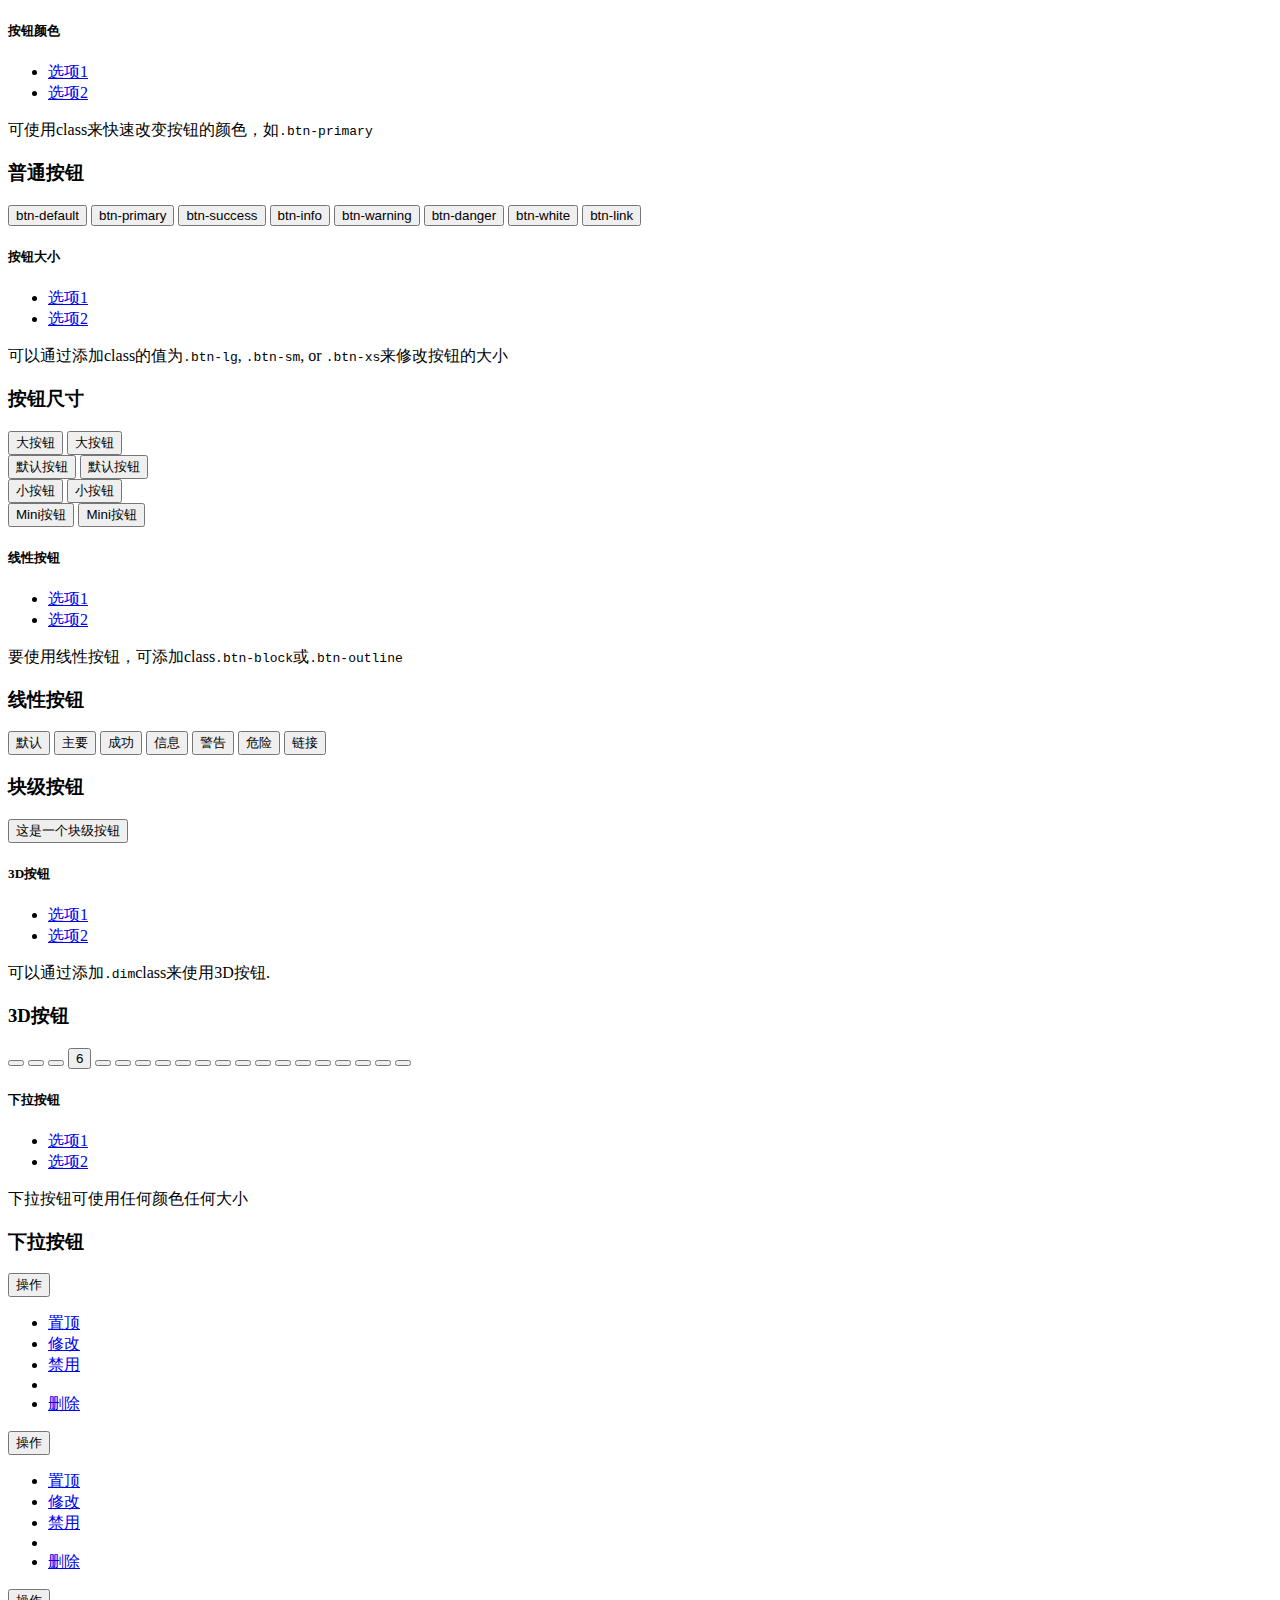
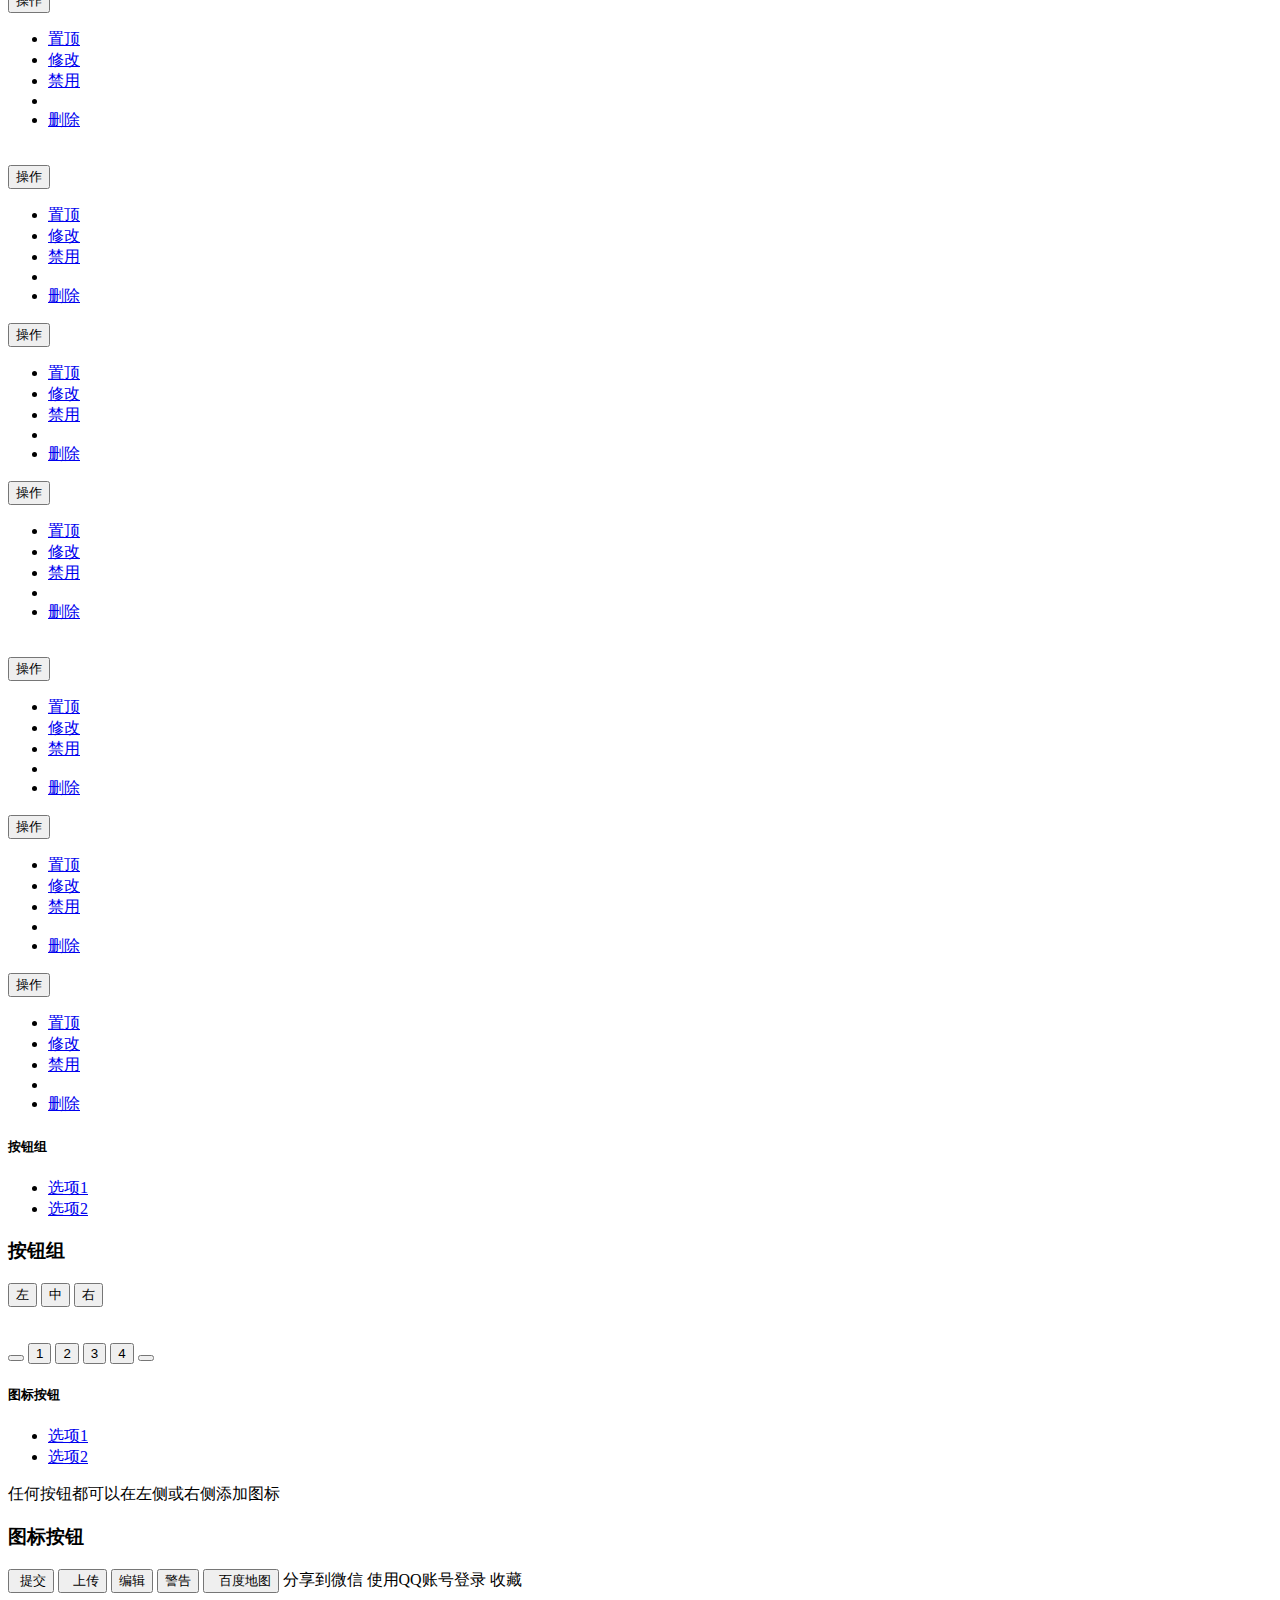
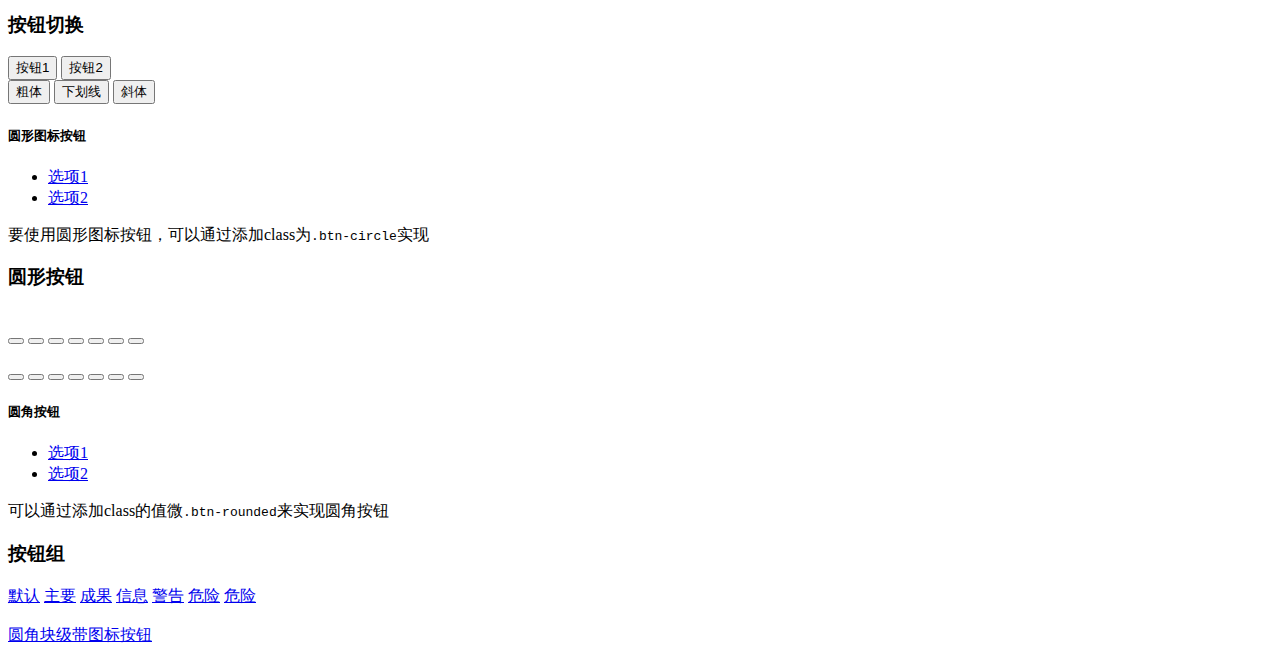
<file: src/main/resources/templates/demo/form/button.html>
<!DOCTYPE html>
<html lang="zh">
<head>
	<th:block th:include="include :: header('按钮')" />
</head>
<body class="gray-bg">
     <div class="row wrapper wrapper-content animated fadeInRight">
        <div class="col-sm-4">
            <div class="ibox float-e-margins">
                <div class="ibox-title">
                    <h5>按钮颜色</h5>
                    <div class="ibox-tools">
                        <a class="collapse-link">
                            <i class="fa fa-chevron-up"></i>
                        </a>
                        <a class="dropdown-toggle" data-toggle="dropdown" href="buttons.html#">
                            <i class="fa fa-wrench"></i>
                        </a>
                        <ul class="dropdown-menu dropdown-user">
                            <li><a href="buttons.html#">选项1</a>
                            </li>
                            <li><a href="buttons.html#">选项2</a>
                            </li>
                        </ul>
                        <a class="close-link">
                            <i class="fa fa-times"></i>
                        </a>
                    </div>
                </div>
                <div class="ibox-content">
                    <p>
                        可使用class来快速改变按钮的颜色，如<code>.btn-primary</code>
                    </p>

                    <h3 class="font-bold">
                            普通按钮
                        </h3>
                    <p>
                        <button type="button" class="btn btn-w-m btn-default">btn-default</button>
                        <button type="button" class="btn btn-w-m btn-primary">btn-primary</button>
                        <button type="button" class="btn btn-w-m btn-success">btn-success</button>
                        <button type="button" class="btn btn-w-m btn-info">btn-info</button>
                        <button type="button" class="btn btn-w-m btn-warning">btn-warning</button>
                        <button type="button" class="btn btn-w-m btn-danger">btn-danger</button>
                        <button type="button" class="btn btn-w-m btn-white">btn-white</button>
                        <button type="button" class="btn btn-w-m btn-link">btn-link</button>
                    </p>
                </div>
            </div>
        </div>
        <div class="col-sm-4">
            <div class="ibox float-e-margins">
                <div class="ibox-title">
                    <h5>按钮大小</h5>
                    <div class="ibox-tools">
                        <a class="collapse-link">
                            <i class="fa fa-chevron-up"></i>
                        </a>
                        <a class="dropdown-toggle" data-toggle="dropdown" href="buttons.html#">
                            <i class="fa fa-wrench"></i>
                        </a>
                        <ul class="dropdown-menu dropdown-user">
                            <li><a href="buttons.html#">选项1</a>
                            </li>
                            <li><a href="buttons.html#">选项2</a>
                            </li>
                        </ul>
                        <a class="close-link">
                            <i class="fa fa-times"></i>
                        </a>
                    </div>
                </div>
                <div class="ibox-content">
                    <p>
                        可以通过添加class的值为<code>.btn-lg</code>, <code>.btn-sm</code>, or <code>.btn-xs</code>来修改按钮的大小
                    </p>
                    <h3 class="font-bold">按钮尺寸</h3>
                    <p>
                        <button type="button" class="btn btn-primary btn-lg">大按钮</button>
                        <button type="button" class="btn btn-default btn-lg">大按钮</button>
                        <br/>
                        <button type="button" class="btn btn-primary">默认按钮</button>
                        <button type="button" class="btn btn-default">默认按钮</button>
                        <br/>
                        <button type="button" class="btn btn-primary btn-sm">小按钮</button>
                        <button type="button" class="btn btn-default btn-sm">小按钮</button>
                        <br/>
                        <button type="button" class="btn btn-primary btn-xs">Mini按钮</button>
                        <button type="button" class="btn btn-default btn-xs">Mini按钮</button>
                    </p>
                </div>
            </div>
        </div>
        <div class="col-sm-4">
            <div class="ibox float-e-margins">
                <div class="ibox-title">
                    <h5>线性按钮</h5>
                    <div class="ibox-tools">
                        <a class="collapse-link">
                            <i class="fa fa-chevron-up"></i>
                        </a>
                        <a class="dropdown-toggle" data-toggle="dropdown" href="buttons.html#">
                            <i class="fa fa-wrench"></i>
                        </a>
                        <ul class="dropdown-menu dropdown-user">
                            <li><a href="buttons.html#">选项1</a>
                            </li>
                            <li><a href="buttons.html#">选项2</a>
                            </li>
                        </ul>
                        <a class="close-link">
                            <i class="fa fa-times"></i>
                        </a>
                    </div>
                </div>
                <div class="ibox-content">
                    <p>
                        要使用线性按钮，可添加class<code>.btn-block</code>或<code>.btn-outline</code>
                    </p>

                    <h3 class="font-bold">线性按钮</h3>
                    <p>
                        <button type="button" class="btn btn-outline btn-default">默认</button>
                        <button type="button" class="btn btn-outline btn-primary">主要</button>
                        <button type="button" class="btn btn-outline btn-success">成功</button>
                        <button type="button" class="btn btn-outline btn-info">信息</button>
                        <button type="button" class="btn btn-outline btn-warning">警告</button>
                        <button type="button" class="btn btn-outline btn-danger">危险</button>
                        <button type="button" class="btn btn-outline btn-link">链接</button>
                    </p>
                    <h3 class="font-bold">块级按钮</h3>
                    <p>
                        <button type="button" class="btn btn-block btn-outline btn-primary">这是一个块级按钮</button>
                    </p>
                </div>
            </div>
        </div>
        <div class="col-sm-12">
            <div class="ibox float-e-margins">
                <div class="ibox-title">
                    <h5>3D按钮</h5>
                    <div class="ibox-tools">
                        <a class="collapse-link">
                            <i class="fa fa-chevron-up"></i>
                        </a>
                        <a class="dropdown-toggle" data-toggle="dropdown" href="buttons.html#">
                            <i class="fa fa-wrench"></i>
                        </a>
                        <ul class="dropdown-menu dropdown-user">
                            <li><a href="buttons.html#">选项1</a>
                            </li>
                            <li><a href="buttons.html#">选项2</a>
                            </li>
                        </ul>
                        <a class="close-link">
                            <i class="fa fa-times"></i>
                        </a>
                    </div>
                </div>
                <div class="ibox-content">
                    <p>
                        可以通过添加<code>.dim</code>class来使用3D按钮.
                    </p>
                    <h3 class="font-bold">3D按钮</h3>

                    <button class="btn btn-primary dim btn-large-dim" type="button"><i class="fa fa-money"></i>
                    </button>
                    <button class="btn btn-warning dim btn-large-dim" type="button"><i class="fa fa-warning"></i>
                    </button>
                    <button class="btn btn-danger  dim btn-large-dim" type="button"><i class="fa fa-heart"></i>
                    </button>
                    <button class="btn btn-primary  dim btn-large-dim" type="button"><i class="fa fa-dollar"></i>6</button>
                    <button class="btn btn-info  dim btn-large-dim btn-outline" type="button"><i class="fa fa-ruble"></i>
                    </button>
                    <button class="btn btn-primary dim" type="button"><i class="fa fa-money"></i>
                    </button>
                    <button class="btn btn-warning dim" type="button"><i class="fa fa-warning"></i>
                    </button>
                    <button class="btn btn-primary dim" type="button"><i class="fa fa-check"></i>
                    </button>
                    <button class="btn btn-success  dim" type="button"><i class="fa fa-upload"></i>
                    </button>
                    <button class="btn btn-info  dim" type="button"><i class="fa fa-paste"></i>
                    </button>
                    <button class="btn btn-warning  dim" type="button"><i class="fa fa-warning"></i>
                    </button>
                    <button class="btn btn-default  dim " type="button"><i class="fa fa-star"></i>
                    </button>
                    <button class="btn btn-danger  dim " type="button"><i class="fa fa-heart"></i>
                    </button>

                    <button class="btn btn-outline btn-primary dim" type="button"><i class="fa fa-money"></i>
                    </button>
                    <button class="btn btn-outline btn-warning dim" type="button"><i class="fa fa-warning"></i>
                    </button>
                    <button class="btn btn-outline btn-primary dim" type="button"><i class="fa fa-check"></i>
                    </button>
                    <button class="btn btn-outline btn-success  dim" type="button"><i class="fa fa-upload"></i>
                    </button>
                    <button class="btn btn-outline btn-info  dim" type="button"><i class="fa fa-paste"></i>
                    </button>
                    <button class="btn btn-outline btn-warning  dim" type="button"><i class="fa fa-warning"></i>
                    </button>
                    <button class="btn btn-outline btn-danger  dim " type="button"><i class="fa fa-heart"></i>
                    </button>

                </div>
            </div>
        </div>
        <div class="col-sm-12">
            <div class="row">
                <div class="col-sm-6">
                    <div class="ibox float-e-margins">
                        <div class="ibox-title">
                            <h5>下拉按钮</h5>
                            <div class="ibox-tools">
                                <a class="collapse-link">
                                    <i class="fa fa-chevron-up"></i>
                                </a>
                                <a class="dropdown-toggle" data-toggle="dropdown" href="buttons.html#">
                                    <i class="fa fa-wrench"></i>
                                </a>
                                <ul class="dropdown-menu dropdown-user">
                                    <li><a href="buttons.html#">选项1</a>
                                    </li>
                                    <li><a href="buttons.html#">选项2</a>
                                    </li>
                                </ul>
                                <a class="close-link">
                                    <i class="fa fa-times"></i>
                                </a>
                            </div>
                        </div>
                        <div class="ibox-content">
                            <p>
                                下拉按钮可使用任何颜色任何大小
                            </p>

                            <h3 class="font-bold">下拉按钮</h3>
                            <div class="btn-group">
                                <button data-toggle="dropdown" class="btn btn-primary dropdown-toggle">操作 <span class="caret"></span>
                                </button>
                                <ul class="dropdown-menu">
                                    <li><a href="buttons.html#">置顶</a>
                                    </li>
                                    <li><a href="buttons.html#" class="font-bold">修改</a>
                                    </li>
                                    <li><a href="buttons.html#">禁用</a>
                                    </li>
                                    <li class="divider"></li>
                                    <li><a href="buttons.html#">删除</a>
                                    </li>
                                </ul>
                            </div>
                            <div class="btn-group">
                                <button data-toggle="dropdown" class="btn btn-warning dropdown-toggle">操作 <span class="caret"></span>
                                </button>
                                <ul class="dropdown-menu">
                                    <li><a href="buttons.html#">置顶</a>
                                    </li>
                                    <li><a href="buttons.html#">修改</a>
                                    </li>
                                    <li><a href="buttons.html#">禁用</a>
                                    </li>
                                    <li class="divider"></li>
                                    <li><a href="buttons.html#">删除</a>
                                    </li>
                                </ul>
                            </div>
                            <div class="btn-group">
                                <button data-toggle="dropdown" class="btn btn-default dropdown-toggle">操作 <span class="caret"></span>
                                </button>
                                <ul class="dropdown-menu">
                                    <li><a href="buttons.html#">置顶</a>
                                    </li>
                                    <li><a href="buttons.html#" class="font-bold">修改</a>
                                    </li>
                                    <li><a href="buttons.html#">禁用</a>
                                    </li>
                                    <li class="divider"></li>
                                    <li><a href="buttons.html#">删除</a>
                                    </li>
                                </ul>
                            </div>

                            <br/>
                            <div class="btn-group">
                                <button data-toggle="dropdown" class="btn btn-primary btn-sm dropdown-toggle">操作 <span class="caret"></span>
                                </button>
                                <ul class="dropdown-menu">
                                    <li><a href="buttons.html#">置顶</a>
                                    </li>
                                    <li><a href="buttons.html#" class="font-bold">修改</a>
                                    </li>
                                    <li><a href="buttons.html#">禁用</a>
                                    </li>
                                    <li class="divider"></li>
                                    <li><a href="buttons.html#">删除</a>
                                    </li>
                                </ul>
                            </div>
                            <div class="btn-group">
                                <button data-toggle="dropdown" class="btn btn-warning btn-sm dropdown-toggle">操作 <span class="caret"></span>
                                </button>
                                <ul class="dropdown-menu">
                                    <li><a href="buttons.html#">置顶</a>
                                    </li>
                                    <li><a href="buttons.html#" class="font-bold">修改</a>
                                    </li>
                                    <li><a href="buttons.html#">禁用</a>
                                    </li>
                                    <li class="divider"></li>
                                    <li><a href="buttons.html#">删除</a>
                                    </li>
                                </ul>
                            </div>
                            <div class="btn-group">
                                <button data-toggle="dropdown" class="btn btn-default btn-sm dropdown-toggle">操作 <span class="caret"></span>
                                </button>
                                <ul class="dropdown-menu">
                                    <li><a href="buttons.html#">置顶</a>
                                    </li>
                                    <li><a href="buttons.html#" class="font-bold">修改</a>
                                    </li>
                                    <li><a href="buttons.html#">禁用</a>
                                    </li>
                                    <li class="divider"></li>
                                    <li><a href="buttons.html#">删除</a>
                                    </li>
                                </ul>
                            </div>
                            <br/>
                            <div class="btn-group">
                                <button data-toggle="dropdown" class="btn btn-primary btn-xs dropdown-toggle">操作 <span class="caret"></span>
                                </button>
                                <ul class="dropdown-menu">
                                    <li><a href="buttons.html#">置顶</a>
                                    </li>
                                    <li><a href="buttons.html#" class="font-bold">修改</a>
                                    </li>
                                    <li><a href="buttons.html#">禁用</a>
                                    </li>
                                    <li class="divider"></li>
                                    <li><a href="buttons.html#">删除</a>
                                    </li>
                                </ul>
                            </div>
                            <div class="btn-group">
                                <button data-toggle="dropdown" class="btn btn-warning btn-xs dropdown-toggle">操作 <span class="caret"></span>
                                </button>
                                <ul class="dropdown-menu">
                                    <li><a href="buttons.html#">置顶</a>
                                    </li>
                                    <li><a href="buttons.html#" class="font-bold">修改</a>
                                    </li>
                                    <li><a href="buttons.html#">禁用</a>
                                    </li>
                                    <li class="divider"></li>
                                    <li><a href="buttons.html#">删除</a>
                                    </li>
                                </ul>
                            </div>
                            <div class="btn-group">
                                <button data-toggle="dropdown" class="btn btn-default btn-xs dropdown-toggle">操作 <span class="caret"></span>
                                </button>
                                <ul class="dropdown-menu">
                                    <li><a href="buttons.html#">置顶</a>
                                    </li>
                                    <li><a href="buttons.html#" class="font-bold">修改</a>
                                    </li>
                                    <li><a href="buttons.html#">禁用</a>
                                    </li>
                                    <li class="divider"></li>
                                    <li><a href="buttons.html#">删除</a>
                                    </li>
                                </ul>
                            </div>
                        </div>
                    </div>
                </div>
                <div class="col-sm-6">
                    <div class="ibox float-e-margins">
                        <div class="ibox-title">
                            <h5>按钮组</h5>
                            <div class="ibox-tools">
                                <a class="collapse-link">
                                    <i class="fa fa-chevron-up"></i>
                                </a>
                                <a class="dropdown-toggle" data-toggle="dropdown" href="buttons.html#">
                                    <i class="fa fa-wrench"></i>
                                </a>
                                <ul class="dropdown-menu dropdown-user">
                                    <li><a href="buttons.html#">选项1</a>
                                    </li>
                                    <li><a href="buttons.html#">选项2</a>
                                    </li>
                                </ul>
                                <a class="close-link">
                                    <i class="fa fa-times"></i>
                                </a>
                            </div>
                        </div>
                        <div class="ibox-content">

                            <h3 class="font-bold">按钮组</h3>
                            <div class="btn-group">
                                <button class="btn btn-white" type="button">左</button>
                                <button class="btn btn-primary" type="button">中</button>
                                <button class="btn btn-white" type="button">右</button>
                            </div>
                            <br/>
                            <br/>
                            <div class="btn-group">
                                <button type="button" class="btn btn-white"><i class="fa fa-chevron-left"></i>
                                </button>
                                <button class="btn btn-white">1</button>
                                <button class="btn btn-white  active">2</button>
                                <button class="btn btn-white">3</button>
                                <button class="btn btn-white">4</button>
                                <button type="button" class="btn btn-white"><i class="fa fa-chevron-right"></i>
                                </button>
                            </div>
                        </div>
                    </div>
                </div>
            </div>
            <div class="ibox float-e-margins">
                <div class="ibox-title">
                    <h5>图标按钮 </h5>
                    <div class="ibox-tools">
                        <a class="collapse-link">
                            <i class="fa fa-chevron-up"></i>
                        </a>
                        <a class="dropdown-toggle" data-toggle="dropdown" href="buttons.html#">
                            <i class="fa fa-wrench"></i>
                        </a>
                        <ul class="dropdown-menu dropdown-user">
                            <li><a href="buttons.html#">选项1</a>
                            </li>
                            <li><a href="buttons.html#">选项2</a>
                            </li>
                        </ul>
                        <a class="close-link">
                            <i class="fa fa-times"></i>
                        </a>
                    </div>
                </div>
                <div class="ibox-content">
                    <p>
                        任何按钮都可以在左侧或右侧添加图标
                    </p>

                    <h3 class="font-bold">图标按钮</h3>
                    <p>
                        <button class="btn btn-primary " type="button"><i class="fa fa-check"></i>&nbsp;提交</button>
                        <button class="btn btn-success " type="button"><i class="fa fa-upload"></i>&nbsp;&nbsp;<span class="bold">上传</span>
                        </button>
                        <button class="btn btn-info " type="button"><i class="fa fa-paste"></i> 编辑</button>
                        <button class="btn btn-warning " type="button"><i class="fa fa-warning"></i> <span class="bold">警告</span>
                        </button>
                        <button class="btn btn-default " type="button"><i class="fa fa-map-marker"></i>&nbsp;&nbsp;百度地图</button>

                        <a class="btn btn-success">
                            <i class="fa fa-weixin"> </i> 分享到微信
                        </a>
                        <a class="btn btn-success btn-outline">
                            <i class="fa fa-qq"> </i> 使用QQ账号登录
                        </a>
                        <a class="btn btn-white btn-bitbucket">
                            <i class="fa fa-user-md"></i>
                        </a>
                        <a class="btn btn-white btn-bitbucket">
                            <i class="fa fa-group"></i>
                        </a>
                        <a class="btn btn-white btn-bitbucket">
                            <i class="fa fa-wrench"></i>
                        </a>
                        <a class="btn btn-white btn-bitbucket">
                            <i class="fa fa-exchange"></i>
                        </a>
                        <a class="btn btn-white btn-bitbucket">
                            <i class="fa fa-check-circle-o"></i>
                        </a>
                        <a class="btn btn-white btn-bitbucket">
                            <i class="fa fa-road"></i>
                        </a>
                        <a class="btn btn-white btn-bitbucket">
                            <i class="fa fa-ambulance"></i>
                        </a>
                        <a class="btn btn-white btn-bitbucket">
                            <i class="fa fa-star"></i> 收藏
                        </a>
                    </p>

                    <h3 class="font-bold">按钮切换</h3>
                    <button data-toggle="button" class="btn btn-primary btn-outline" type="button">按钮1</button>
                    <button data-toggle="button" class="btn btn-primary" type="button">按钮2</button>
                    <div data-toggle="buttons-checkbox" class="btn-group">
                        <button class="btn btn-primary active" type="button"><i class="fa fa-bold"></i> 粗体</button>
                        <button class="btn btn-primary" type="button"><i class="fa fa-underline"></i> 下划线</button>
                        <button class="btn btn-primary active" type="button"><i class="fa fa-italic"></i> 斜体</button>
                    </div>
                </div>
            </div>
        </div>
        <div class="col-sm-12">
            <div class="row">
                <div class="col-sm-6">
                    <div class="ibox float-e-margins">
                        <div class="ibox-title">
                            <h5>圆形图标按钮</h5>
                            <div class="ibox-tools">
                                <a class="collapse-link">
                                    <i class="fa fa-chevron-up"></i>
                                </a>
                                <a class="dropdown-toggle" data-toggle="dropdown" href="buttons.html#">
                                    <i class="fa fa-wrench"></i>
                                </a>
                                <ul class="dropdown-menu dropdown-user">
                                    <li><a href="buttons.html#">选项1</a>
                                    </li>
                                    <li><a href="buttons.html#">选项2</a>
                                    </li>
                                </ul>
                                <a class="close-link">
                                    <i class="fa fa-times"></i>
                                </a>
                            </div>
                        </div>
                        <div class="ibox-content">
                            <p>
                                要使用圆形图标按钮，可以通过添加class为<code>.btn-circle</code>实现
                            </p>

                            <h3 class="font-bold">圆形按钮</h3>
                            <br/>
                            <button class="btn btn-default btn-circle" type="button"><i class="fa fa-check"></i>
                            </button>
                            <button class="btn btn-primary btn-circle" type="button"><i class="fa fa-list"></i>
                            </button>
                            <button class="btn btn-success btn-circle" type="button"><i class="fa fa-link"></i>
                            </button>
                            <button class="btn btn-info btn-circle" type="button"><i class="fa fa-check"></i>
                            </button>
                            <button class="btn btn-warning btn-circle" type="button"><i class="fa fa-times"></i>
                            </button>
                            <button class="btn btn-danger btn-circle" type="button"><i class="fa fa-heart"></i>
                            </button>
                            <button class="btn btn-danger btn-circle btn-outline" type="button"><i class="fa fa-heart"></i>
                            </button>
                            <br/>
                            <br/>
                            <button class="btn btn-default btn-circle btn-lg" type="button"><i class="fa fa-check"></i>
                            </button>
                            <button class="btn btn-primary btn-circle btn-lg" type="button"><i class="fa fa-list"></i>
                            </button>
                            <button class="btn btn-success btn-circle btn-lg" type="button"><i class="fa fa-link"></i>
                            </button>
                            <button class="btn btn-info btn-circle btn-lg" type="button"><i class="fa fa-check"></i>
                            </button>
                            <button class="btn btn-warning btn-circle btn-lg" type="button"><i class="fa fa-times"></i>
                            </button>
                            <button class="btn btn-danger btn-circle btn-lg" type="button"><i class="fa fa-heart"></i>
                            </button>
                            <button class="btn btn-danger btn-circle btn-lg btn-outline" type="button"><i class="fa fa-heart"></i>
                            </button>

                        </div>
                    </div>
                </div>
                <div class="col-sm-6">
                    <div class="ibox float-e-margins">
                        <div class="ibox-title">
                            <h5>圆角按钮</h5>
                            <div class="ibox-tools">
                                <a class="collapse-link">
                                    <i class="fa fa-chevron-up"></i>
                                </a>
                                <a class="dropdown-toggle" data-toggle="dropdown" href="buttons.html#">
                                    <i class="fa fa-wrench"></i>
                                </a>
                                <ul class="dropdown-menu dropdown-user">
                                    <li><a href="buttons.html#">选项1</a>
                                    </li>
                                    <li><a href="buttons.html#">选项2</a>
                                    </li>
                                </ul>
                                <a class="close-link">
                                    <i class="fa fa-times"></i>
                                </a>
                            </div>
                        </div>
                        <div class="ibox-content">
                            <p>
                                可以通过添加class的值微<code>.btn-rounded</code>来实现圆角按钮
                            </p>

                            <h3 class="font-bold">按钮组</h3>
                            <p>
                                <a class="btn btn-default btn-rounded" href="buttons.html#">默认</a>
                                <a class="btn btn-primary btn-rounded" href="buttons.html#">主要</a>
                                <a class="btn btn-success btn-rounded" href="buttons.html#">成果</a>
                                <a class="btn btn-info btn-rounded" href="buttons.html#">信息</a>
                                <a class="btn btn-warning btn-rounded" href="buttons.html#">警告</a>
                                <a class="btn btn-danger btn-rounded" href="buttons.html#">危险</a>
                                <a class="btn btn-danger btn-rounded btn-outline" href="buttons.html#">危险</a>
                                <br/>
                                <br/>
                                <a class="btn btn-primary btn-rounded btn-block" href="buttons.html#"><i class="fa fa-info-circle"></i> 圆角块级带图标按钮</a>
                            </p>
                        </div>
                    </div>
                </div>

            </div>
        </div>
    </div>
    <th:block th:include="include :: footer" />
</body>
</html>
</file>
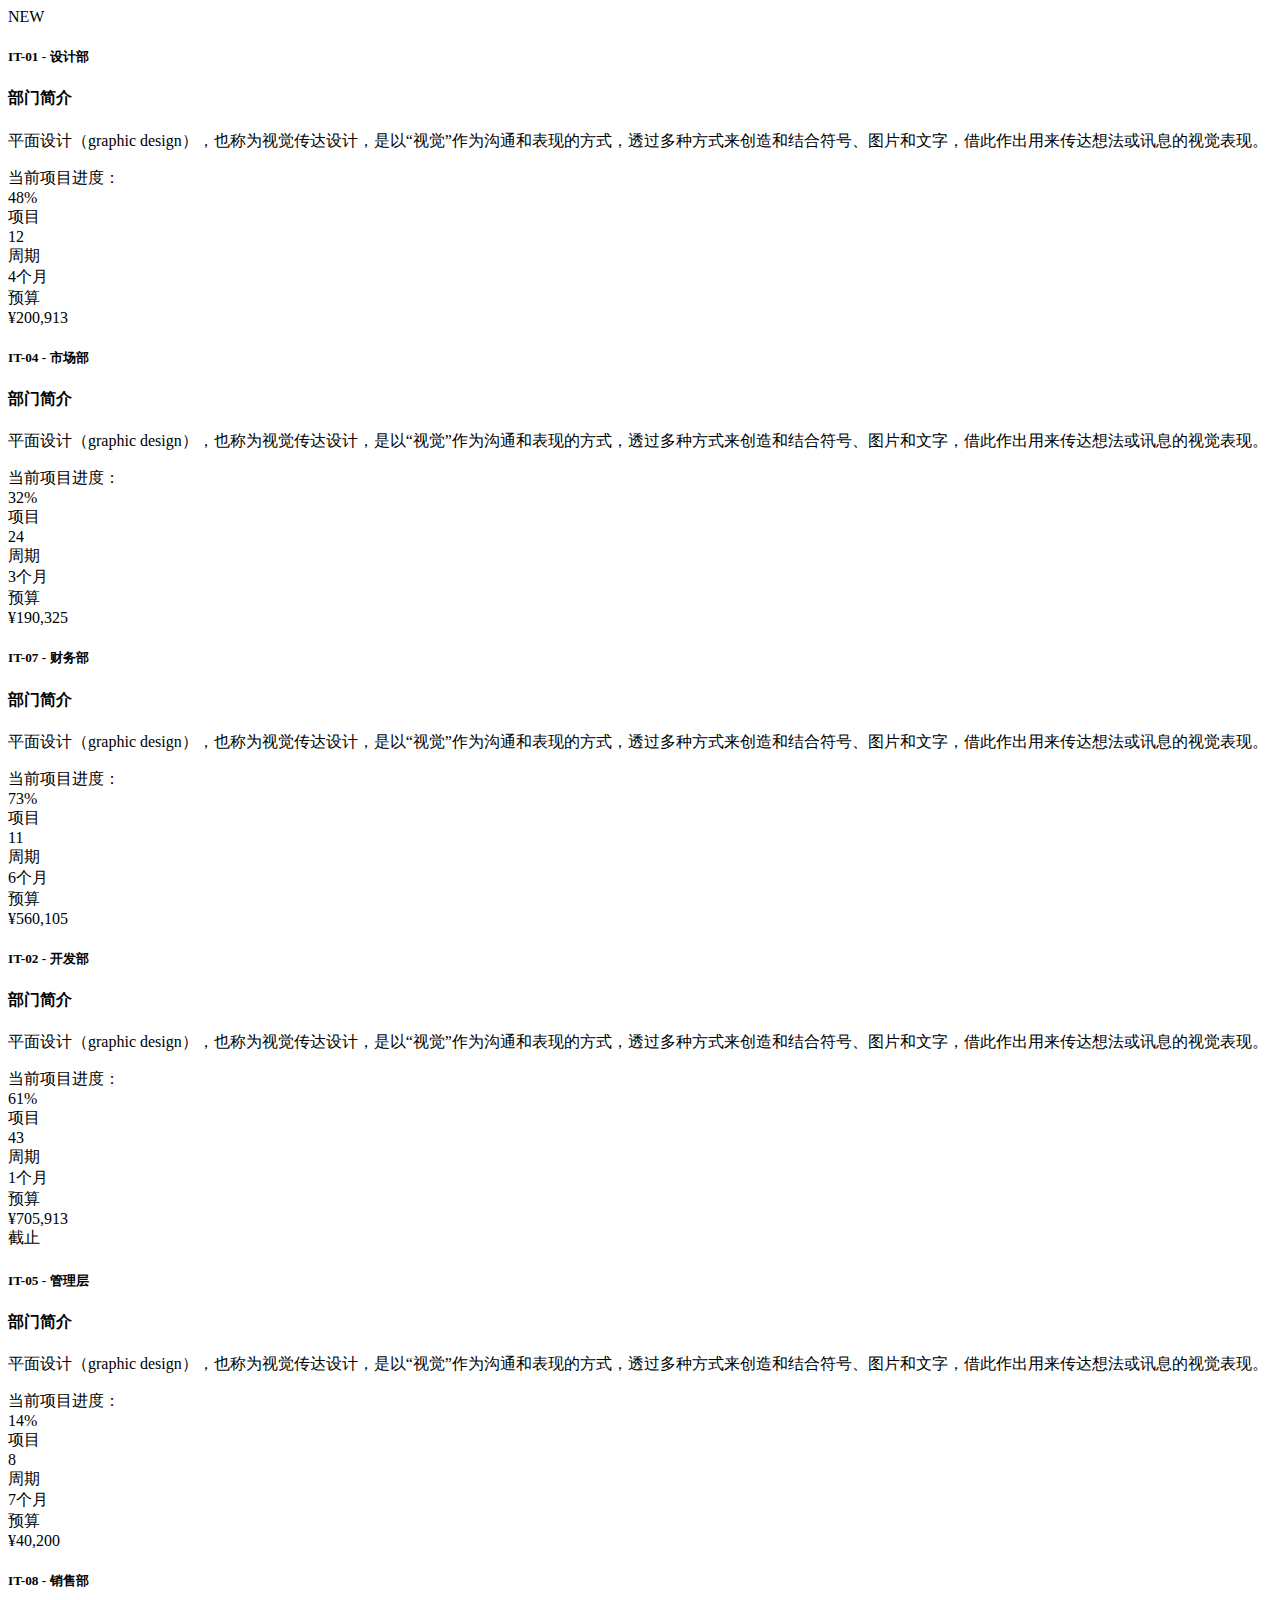
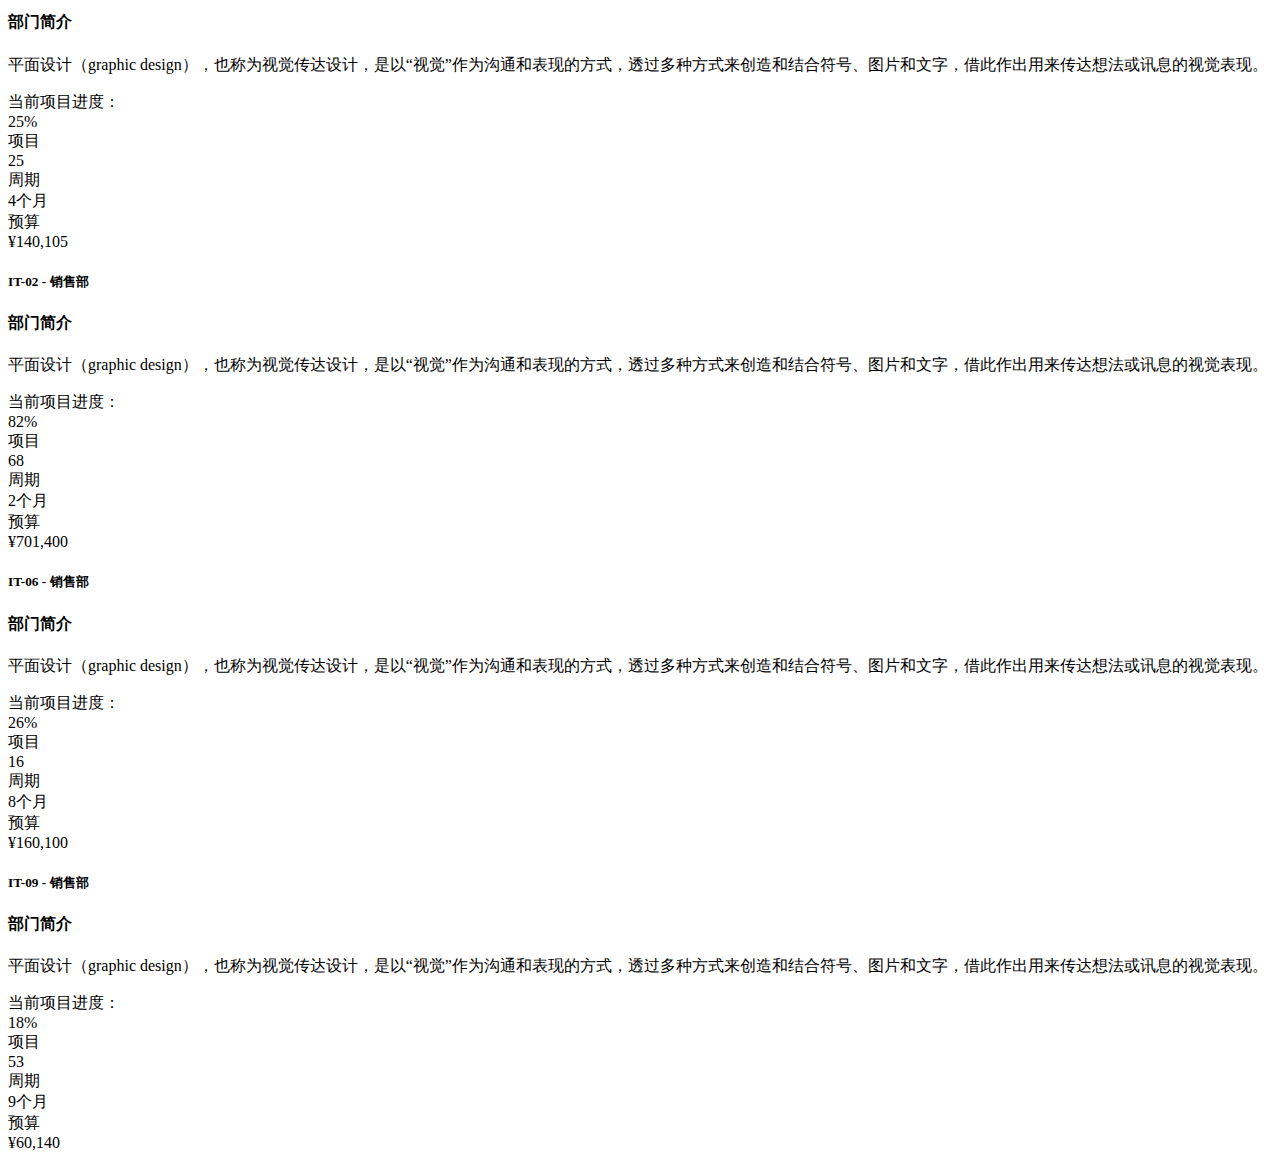
<file: src/main/resources/templates/demo/form/cards.html>
<!DOCTYPE html>
<html lang="zh">
<head>
	<th:block th:include="include :: header('卡片列表')" />
</head>
<body class="gray-bg">
    <div class="wrapper wrapper-content animated fadeInRight">
        <div class="row">
            <div class="col-sm-4">
                <div class="ibox">
                    <div class="ibox-title">
                        <span class="label label-primary pull-right">NEW</span>
                        <h5>IT-01 - 设计部</h5>
                    </div>
                    <div class="ibox-content">
                        <h4>部门简介</h4>
                        <p>
                                                                           平面设计（graphic design），也称为视觉传达设计，是以“视觉”作为沟通和表现的方式，透过多种方式来创造和结合符号、图片和文字，借此作出用来传达想法或讯息的视觉表现。
                        </p>
                        <div>
                            <span>当前项目进度：</span>
                            <div class="stat-percent">48%</div>
                            <div class="progress progress-mini">
                                <div style="width: 48%;" class="progress-bar"></div>
                            </div>
                        </div>
                        <div class="row  m-t-sm">
                            <div class="col-sm-4">
                                <div class="font-bold">项目</div>
                                12
                            </div>
                            <div class="col-sm-4">
                                <div class="font-bold">周期</div>
                                4个月
                            </div>
                            <div class="col-sm-4 text-right">
                                <div class="font-bold">预算</div>
                                &yen;200,913 <i class="fa fa-level-up text-navy"></i>
                            </div>
                        </div>

                    </div>
                </div>
                <div class="ibox">
                    <div class="ibox-title">
                        <h5>IT-04 - 市场部</h5>
                    </div>
                    <div class="ibox-content">
                        <h4>部门简介</h4>
                        <p>
                                                                           平面设计（graphic design），也称为视觉传达设计，是以“视觉”作为沟通和表现的方式，透过多种方式来创造和结合符号、图片和文字，借此作出用来传达想法或讯息的视觉表现。
                        </p>
                        <div>
                            <span>当前项目进度：</span>
                            <div class="stat-percent">32%</div>
                            <div class="progress progress-mini">
                                <div style="width: 32%;" class="progress-bar"></div>
                            </div>
                        </div>
                        <div class="row  m-t-sm">
                            <div class="col-sm-4">
                                <div class="font-bold">项目</div>
                                24
                            </div>
                            <div class="col-sm-4">
                                <div class="font-bold">周期</div>
                                3个月
                            </div>
                            <div class="col-sm-4 text-right">
                                <div class="font-bold">预算</div>
                                &yen;190,325 <i class="fa fa-level-up text-navy"></i>
                            </div>
                        </div>

                    </div>
                </div>
                <div class="ibox">
                    <div class="ibox-title">
                        <h5>IT-07 - 财务部</h5>
                    </div>
                    <div class="ibox-content">
                        <h4>部门简介</h4>
                        <p>
                                                                           平面设计（graphic design），也称为视觉传达设计，是以“视觉”作为沟通和表现的方式，透过多种方式来创造和结合符号、图片和文字，借此作出用来传达想法或讯息的视觉表现。
                        </p>
                        <div>
                            <span>当前项目进度：</span>
                            <div class="stat-percent">73%</div>
                            <div class="progress progress-mini">
                                <div style="width: 73%;" class="progress-bar"></div>
                            </div>
                        </div>
                        <div class="row  m-t-sm">
                            <div class="col-sm-4">
                                <div class="font-bold">项目</div>
                                11
                            </div>
                            <div class="col-sm-4">
                                <div class="font-bold">周期</div>
                                6个月
                            </div>
                            <div class="col-sm-4 text-right">
                                <div class="font-bold">预算</div>
                                &yen;560,105 <i class="fa fa-level-up text-navy"></i>
                            </div>
                        </div>

                    </div>
                </div>
            </div>
            <div class="col-sm-4">
                <div class="ibox">
                    <div class="ibox-title">
                        <h5>IT-02 - 开发部</h5>
                    </div>
                    <div class="ibox-content">
                        <h4>部门简介</h4>
                        <p>
                                                                           平面设计（graphic design），也称为视觉传达设计，是以“视觉”作为沟通和表现的方式，透过多种方式来创造和结合符号、图片和文字，借此作出用来传达想法或讯息的视觉表现。
                        </p>
                        <div>
                            <span>当前项目进度：</span>
                            <div class="stat-percent">61%</div>
                            <div class="progress progress-mini">
                                <div style="width: 61%;" class="progress-bar"></div>
                            </div>
                        </div>
                        <div class="row  m-t-sm">
                            <div class="col-sm-4">
                                <div class="font-bold">项目</div>
                                43
                            </div>
                            <div class="col-sm-4">
                                <div class="font-bold">周期</div>
                                1个月
                            </div>
                            <div class="col-sm-4 text-right">
                                <div class="font-bold">预算</div>
                                &yen;705,913 <i class="fa fa-level-up text-navy"></i>
                            </div>
                        </div>

                    </div>
                </div>
                <div class="ibox">
                    <div class="ibox-title">
                        <span class="label label-warning pull-right">截止</span>
                        <h5>IT-05 - 管理层</h5>
                    </div>
                    <div class="ibox-content">
                        <h4>部门简介</h4>
                        <p>
                                                                           平面设计（graphic design），也称为视觉传达设计，是以“视觉”作为沟通和表现的方式，透过多种方式来创造和结合符号、图片和文字，借此作出用来传达想法或讯息的视觉表现。
                        </p>
                        <div>
                            <span>当前项目进度：</span>
                            <div class="stat-percent">14%</div>
                            <div class="progress progress-mini">
                                <div style="width: 14%;" class="progress-bar"></div>
                            </div>
                        </div>
                        <div class="row  m-t-sm">
                            <div class="col-sm-4">
                                <div class="font-bold">项目</div>
                                8
                            </div>
                            <div class="col-sm-4">
                                <div class="font-bold">周期</div>
                                7个月
                            </div>
                            <div class="col-sm-4 text-right">
                                <div class="font-bold">预算</div>
                                &yen;40,200 <i class="fa fa-level-up text-navy"></i>
                            </div>
                        </div>

                    </div>
                </div>
                <div class="ibox">
                    <div class="ibox-title">
                        <h5>IT-08 - 销售部</h5>
                    </div>
                    <div class="ibox-content">
                        <h4>部门简介</h4>
                        <p>
                                                                           平面设计（graphic design），也称为视觉传达设计，是以“视觉”作为沟通和表现的方式，透过多种方式来创造和结合符号、图片和文字，借此作出用来传达想法或讯息的视觉表现。
                        </p>
                        <div>
                            <span>当前项目进度：</span>
                            <div class="stat-percent">25%</div>
                            <div class="progress progress-mini">
                                <div style="width: 25%;" class="progress-bar"></div>
                            </div>
                        </div>
                        <div class="row  m-t-sm">
                            <div class="col-sm-4">
                                <div class="font-bold">项目</div>
                                25
                            </div>
                            <div class="col-sm-4">
                                <div class="font-bold">周期</div>
                                4个月
                            </div>
                            <div class="col-sm-4 text-right">
                                <div class="font-bold">预算</div>
                                &yen;140,105 <i class="fa fa-level-up text-navy"></i>
                            </div>
                        </div>

                    </div>
                </div>
            </div>
            <div class="col-sm-4">
                <div class="ibox">
                    <div class="ibox-title">

                        <h5>IT-02 - 销售部</h5>
                    </div>
                    <div class="ibox-content">
                        <h4>部门简介</h4>
                        <p>
                                                                           平面设计（graphic design），也称为视觉传达设计，是以“视觉”作为沟通和表现的方式，透过多种方式来创造和结合符号、图片和文字，借此作出用来传达想法或讯息的视觉表现。
                        </p>
                        <div>
                            <span>当前项目进度：</span>
                            <div class="stat-percent">82%</div>
                            <div class="progress progress-mini">
                                <div style="width: 82%;" class="progress-bar"></div>
                            </div>
                        </div>
                        <div class="row  m-t-sm">
                            <div class="col-sm-4">
                                <div class="font-bold">项目</div>
                                68
                            </div>
                            <div class="col-sm-4">
                                <div class="font-bold">周期</div>
                                2个月
                            </div>
                            <div class="col-sm-4 text-right">
                                <div class="font-bold">预算</div>
                                &yen;701,400 <i class="fa fa-level-up text-navy"></i>
                            </div>
                        </div>

                    </div>
                </div>
                <div class="ibox">
                    <div class="ibox-title">
                        <h5>IT-06 - 销售部</h5>
                    </div>
                    <div class="ibox-content">
                        <h4>部门简介</h4>
                        <p>
                                                                           平面设计（graphic design），也称为视觉传达设计，是以“视觉”作为沟通和表现的方式，透过多种方式来创造和结合符号、图片和文字，借此作出用来传达想法或讯息的视觉表现。
                        </p>
                        <div>
                            <span>当前项目进度：</span>
                            <div class="stat-percent">26%</div>
                            <div class="progress progress-mini">
                                <div style="width: 26%;" class="progress-bar"></div>
                            </div>
                        </div>
                        <div class="row  m-t-sm">
                            <div class="col-sm-4">
                                <div class="font-bold">项目</div>
                                16
                            </div>
                            <div class="col-sm-4">
                                <div class="font-bold">周期</div>
                                8个月
                            </div>
                            <div class="col-sm-4 text-right">
                                <div class="font-bold">预算</div>
                                &yen;160,100 <i class="fa fa-level-up text-navy"></i>
                            </div>
                        </div>

                    </div>
                </div>
                <div class="ibox">
                    <div class="ibox-title">
                        <h5>IT-09 - 销售部</h5>
                    </div>
                    <div class="ibox-content">
                        <h4>部门简介</h4>
                        <p>
                                                                           平面设计（graphic design），也称为视觉传达设计，是以“视觉”作为沟通和表现的方式，透过多种方式来创造和结合符号、图片和文字，借此作出用来传达想法或讯息的视觉表现。
                        </p>
                        <div>
                            <span>当前项目进度：</span>
                            <div class="stat-percent">18%</div>
                            <div class="progress progress-mini">
                                <div style="width: 18%;" class="progress-bar"></div>
                            </div>
                        </div>
                        <div class="row  m-t-sm">
                            <div class="col-sm-4">
                                <div class="font-bold">项目</div>
                                53
                            </div>
                            <div class="col-sm-4">
                                <div class="font-bold">周期</div>
                                9个月
                            </div>
                            <div class="col-sm-4 text-right">
                                <div class="font-bold">预算</div>
                                &yen;60,140 <i class="fa fa-level-up text-navy"></i>
                            </div>
                        </div>

                    </div>
                </div>
            </div>
        </div>
    </div>
    <th:block th:include="include :: footer" />
</body>
</html>
</file>
